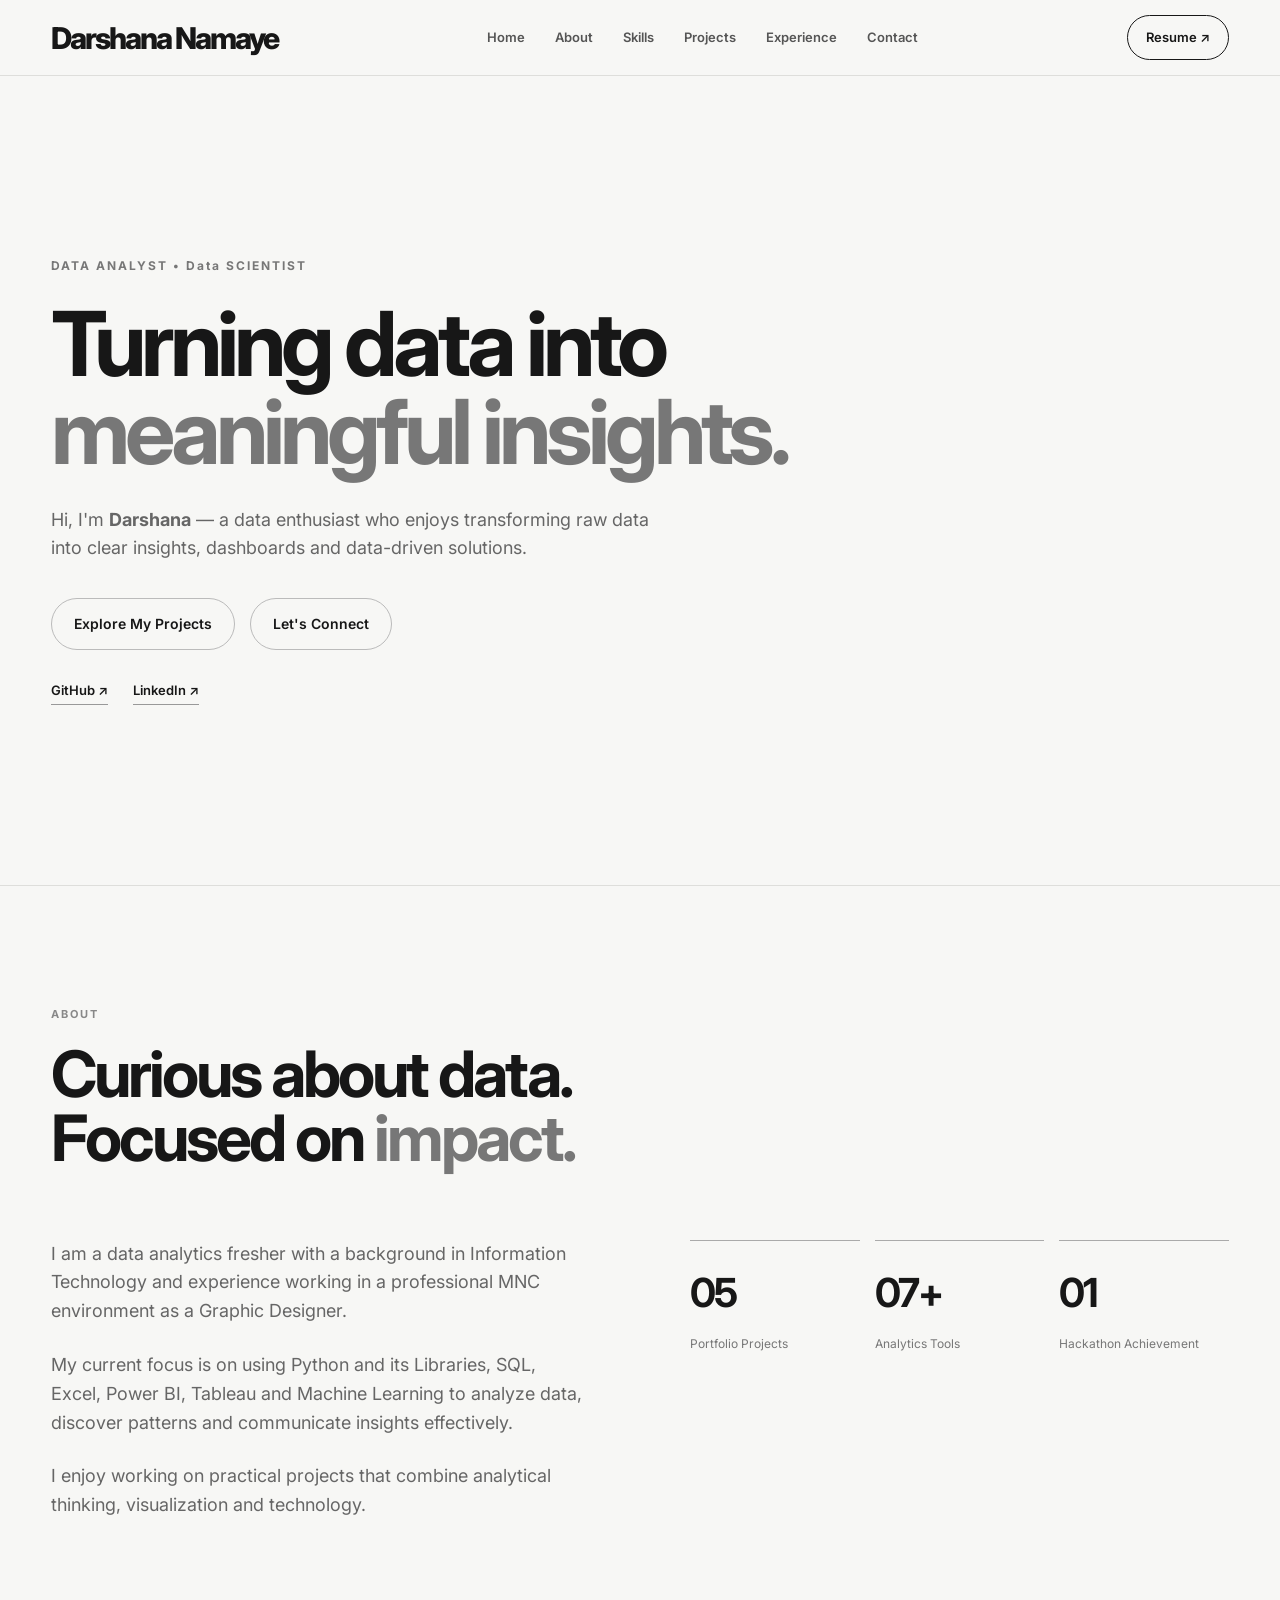
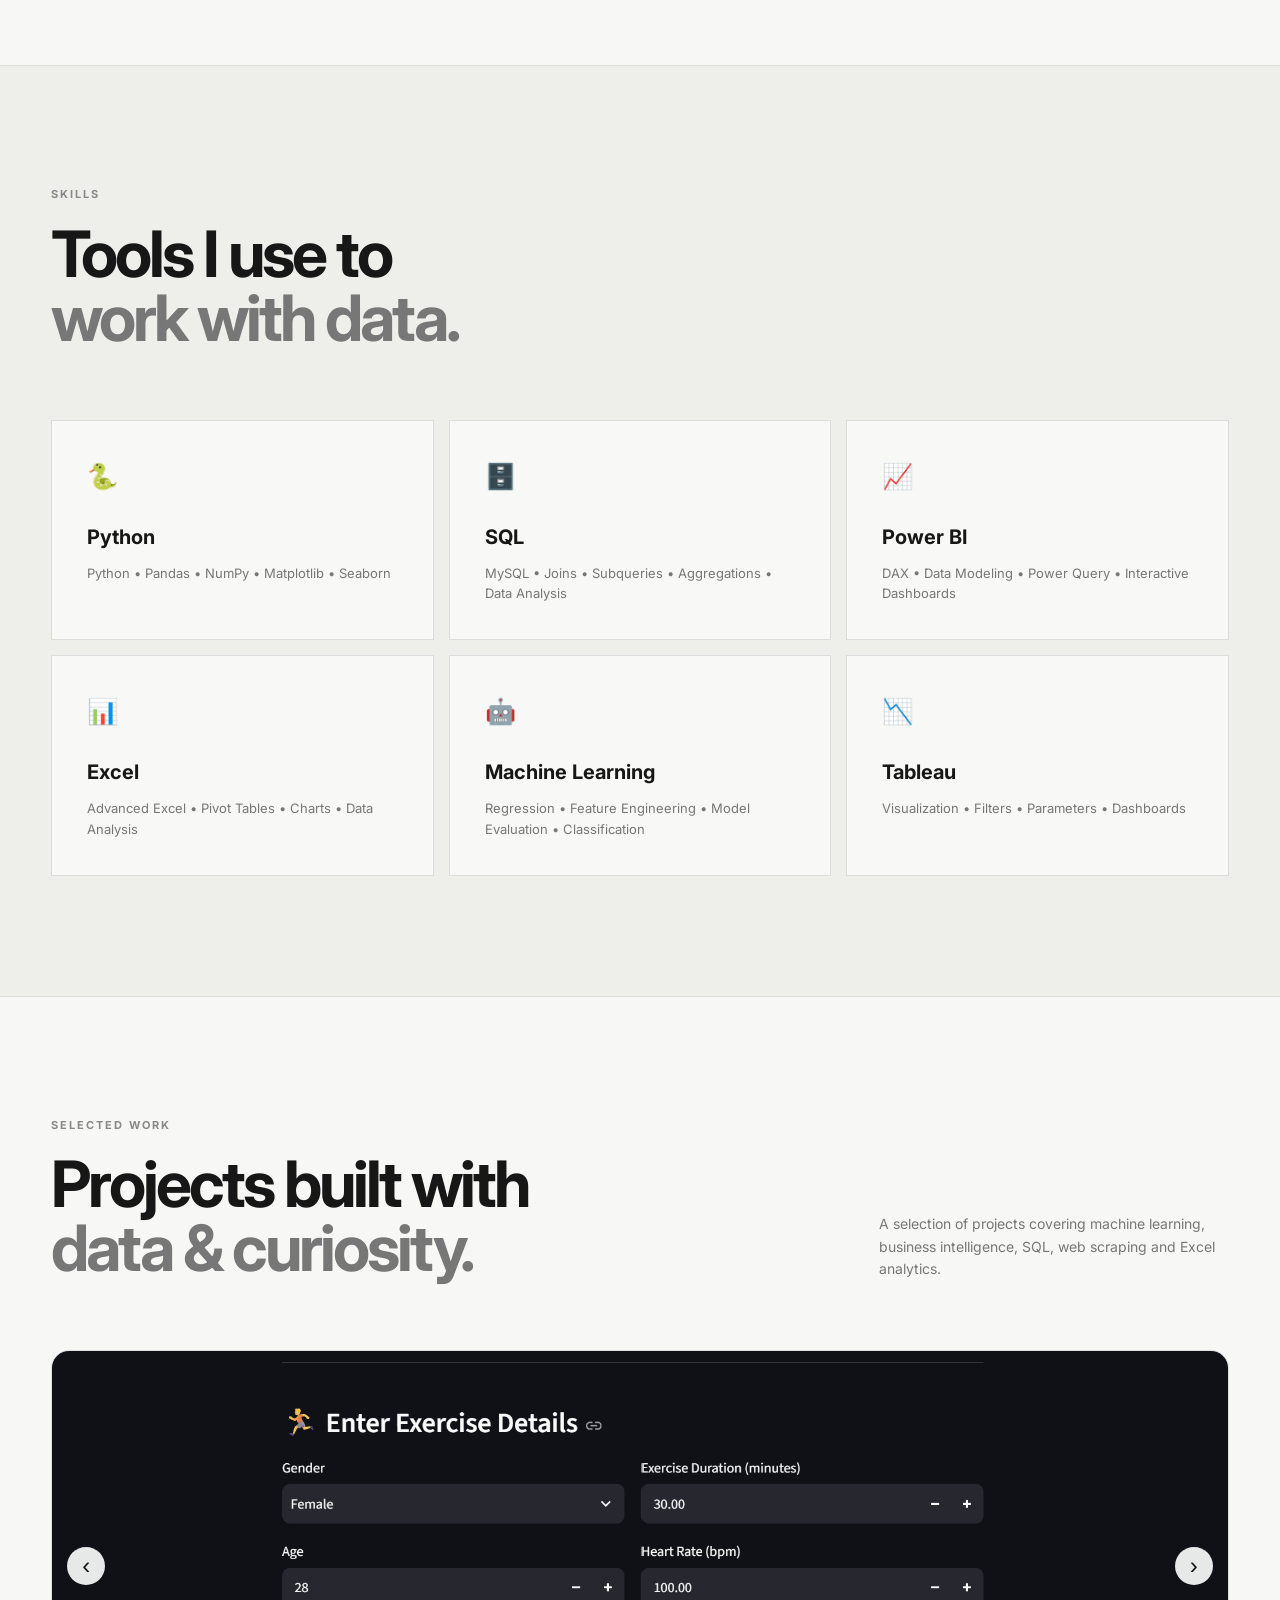
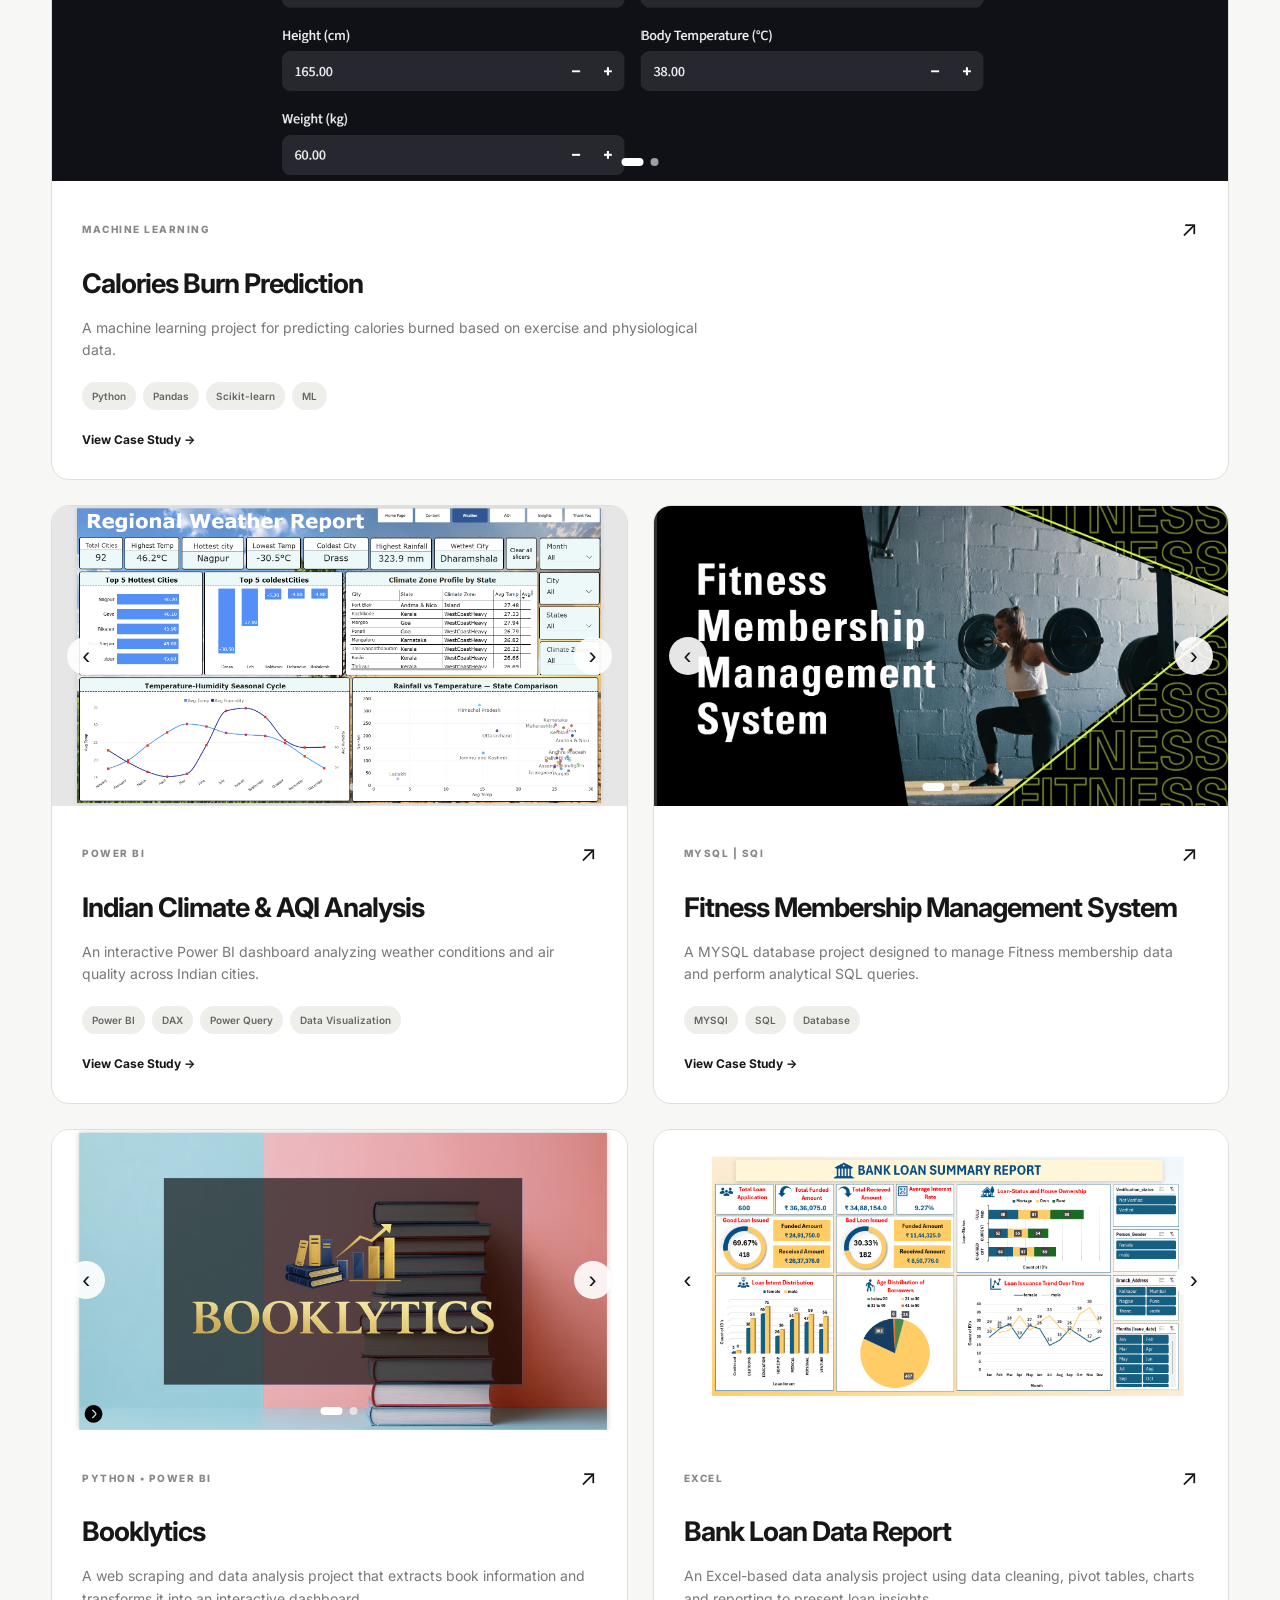
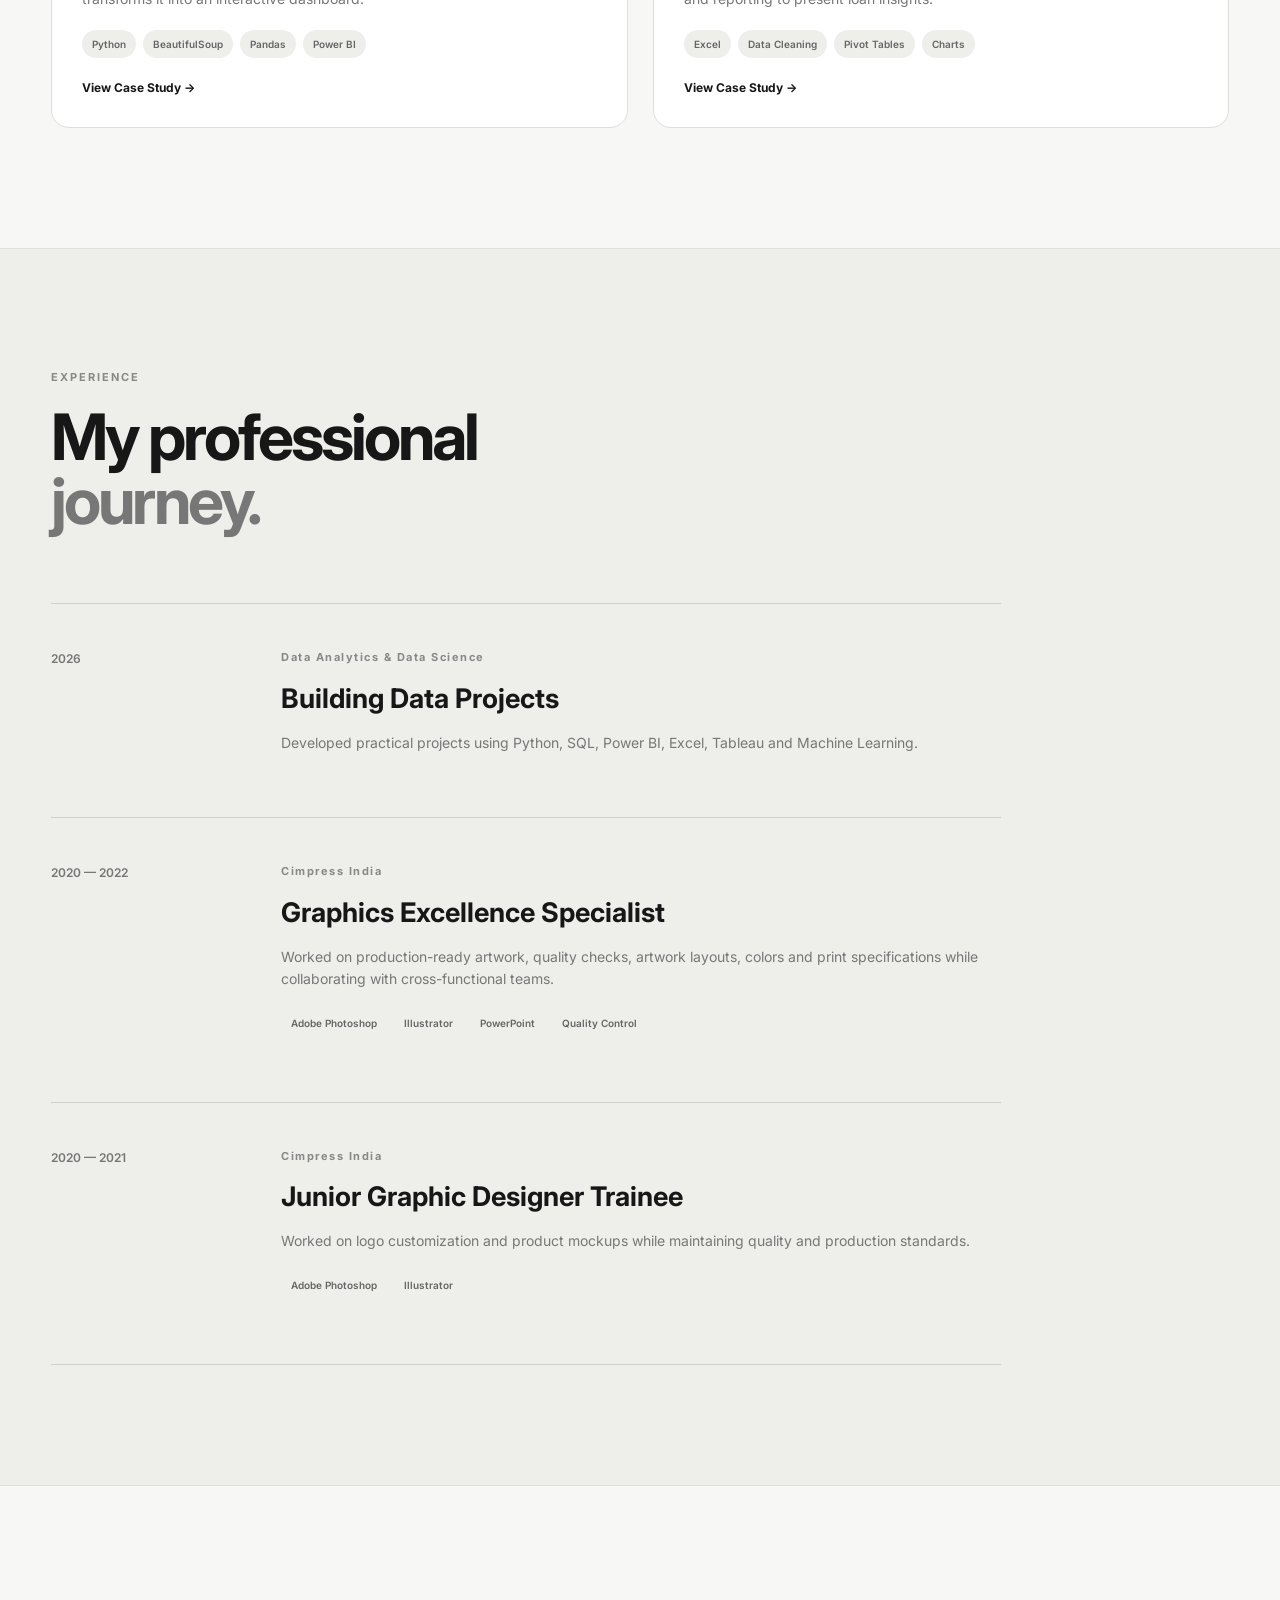
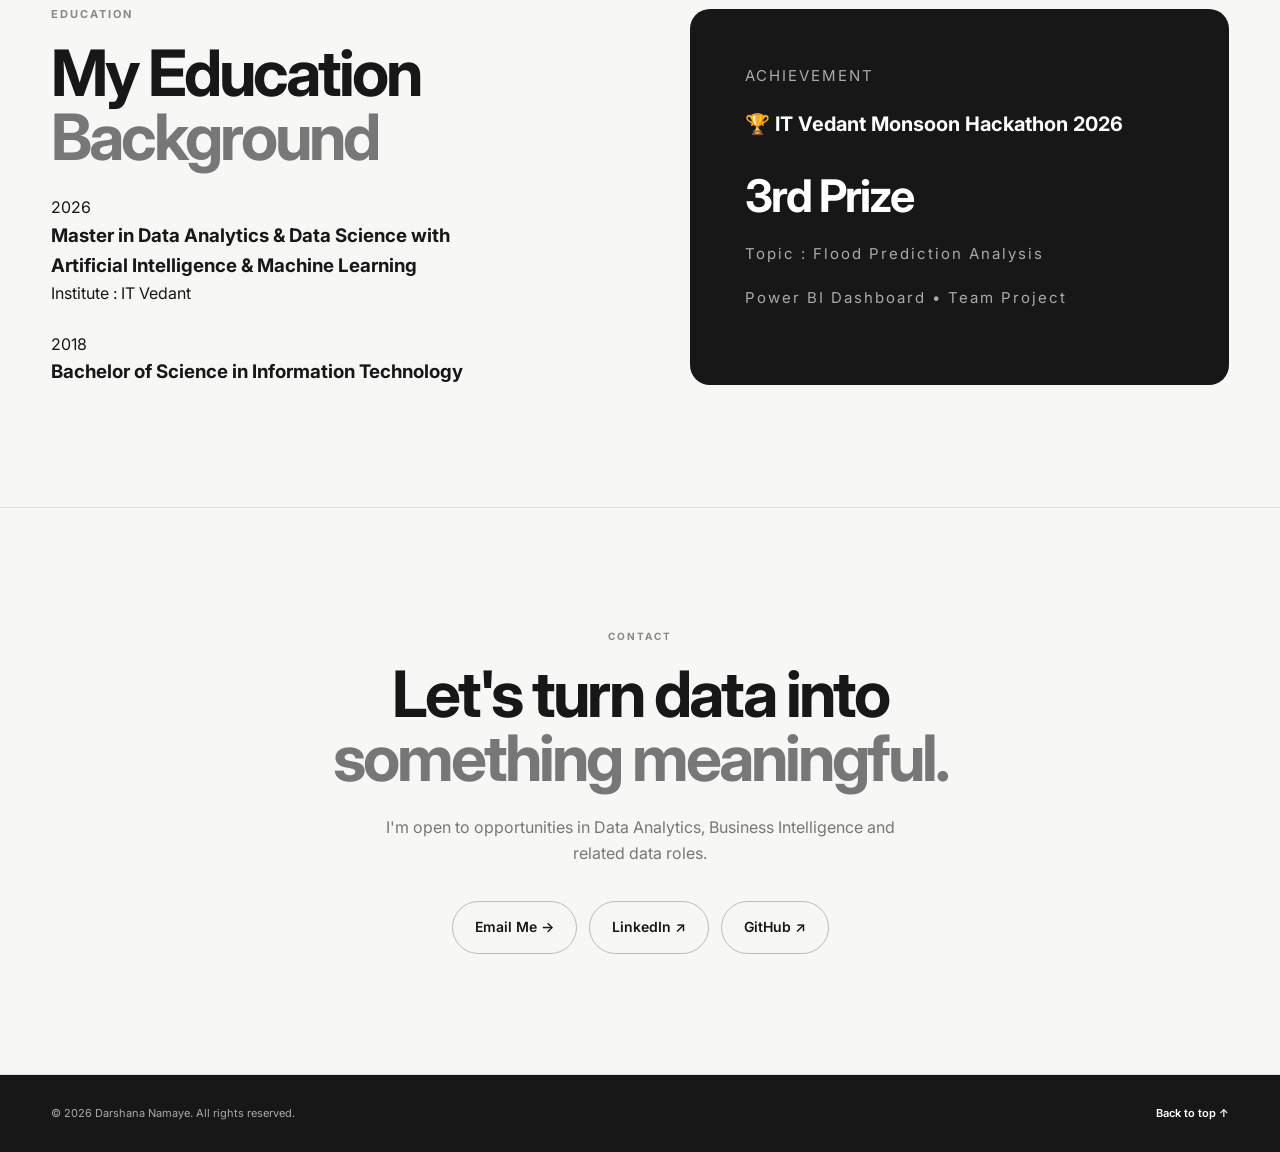
<file: index.html>
<!DOCTYPE html>
<html lang="en">
<head>
    <meta charset="UTF-8">

    <meta name="viewport" content="width=device-width, initial-scale=1.0">

    <meta name="description"
          content="Darshana - Data Analyst Portfolio | Python, SQL, Power BI, Excel and Machine Learning">

    <title>Darshana | Data Analyst Portfolio</title>

    <link rel="stylesheet" href="style.css">

    <!-- Google Font -->
    <link rel="preconnect" href="https://fonts.googleapis.com">
    <link rel="preconnect" href="https://fonts.gstatic.com" crossorigin>

    <link href="https://fonts.googleapis.com/css2?family=Inter:wght@400;500;600;700;800&display=swap"
          rel="stylesheet">
</head>
<script>
function changeProjectImage(button, direction) {

    const slider = button.closest(".project-image-slider");

    const images = slider.querySelectorAll(".project-slider-image");
    const dots = slider.querySelectorAll(".image-dot");

    let currentIndex = 0;

    images.forEach(function(image, index) {
        if (image.classList.contains("active")) {
            currentIndex = index;
        }
    });

    currentIndex += direction;

    if (currentIndex >= images.length) {
        currentIndex = 0;
    }

    if (currentIndex < 0) {
        currentIndex = images.length - 1;
    }

    images.forEach(function(image) {
        image.classList.remove("active");
    });

    dots.forEach(function(dot) {
        dot.classList.remove("active");
    });

    images[currentIndex].classList.add("active");
    dots[currentIndex].classList.add("active");
}
</script>
<body>

<!-- =========================
     NAVIGATION
========================= -->

<header class="navbar">

    <div class="nav-container">

        <a href="#home" class="logo">
            Darshana Namaye
        </a>

        <nav>
            <a href="#home">Home</a>
            <a href="#about">About</a>
            <a href="#skills">Skills</a>
            <a href="#projects">Projects</a>
            <a href="#experience">Experience</a>
            <a href="#contact">Contact</a>
        </nav>

        <a href="resume.pdf" class="resume-btn" target="_blank">
            Resume ↗
        </a>

    </div>

</header>


<!-- =========================
     HERO SECTION
========================= -->

<section id="home" class="hero">

    <div class="hero-container">

        <div class="hero-text">

            <p class="eyebrow">
                DATA ANALYST • Data SCIENTIST
            </p>

            <h1>
                Turning data into 
                <span>meaningful insights.</span>
            </h1>

            <p class="hero-description">

                Hi, I'm <strong>Darshana</strong> — a data enthusiast who enjoys
                transforming raw data into clear insights, dashboards and
                data-driven solutions.

            </p>

            <div class="hero-buttons">

                <a href="#projects" class="primary-btn">
                    Explore My Projects
                </a>

                <a href="#contact" class="secondary-btn">
                    Let's Connect
                </a>

            </div>

            <div class="hero-links">

                <a href="https://github.com/namayedarshana?tab=repositories"
                   target="_blank">
                    GitHub ↗
                </a>

                <a href="https://www.linkedin.com/in/darshananamaye/"
                   target="_blank">
                    LinkedIn ↗
                </a>

            </div>

        </div>


        

    </div>

</section>


<!-- =========================
     ABOUT SECTION
========================= -->

<section id="about" class="section about">

    <div class="section-container">

        <div class="section-heading">

            <p class="section-number">ABOUT</p>

            <h2>
                Curious about data.<br>
                Focused on <span>impact.</span>
            </h2>

        </div>


        <div class="about-content">

            <div class="about-text">

                <p>
                    I am a data analytics fresher with a background in
                    Information Technology and experience working in a
                    professional MNC environment as a Graphic Designer.
                </p>

                <p>
                    My current focus is on using Python and its Libraries, SQL, Excel, Power BI,
                    Tableau and Machine Learning to analyze data, discover
                    patterns and communicate insights effectively.
                </p>

                <p>
                    I enjoy working on practical projects that combine
                    analytical thinking, visualization and technology.
                </p>

            </div>


            <div class="about-stats">

                <div class="stat-card">
                    <strong>05</strong>
                    <span>Portfolio Projects</span>
                </div>

                <div class="stat-card">
                    <strong>07+</strong>
                    <span>Analytics Tools</span>
                </div>

                <div class="stat-card">
                    <strong>01</strong>
                    <span>Hackathon Achievement</span>
                </div>

            </div>

        </div>

    </div>

</section>


<!-- =========================
     SKILLS
========================= -->

<section id="skills" class="section skills-section">

    <div class="section-container">

        <div class="section-heading">
            <p class="section-number">SKILLS</p>

            <h2>
                Tools I use to<br>
                <span>work with data.</span>
            </h2>

        </div>


        <div class="skills-grid">

            <div class="skill-card">

                <div class="skill-icon">🐍</div>

                <h3>Python</h3>

                <p>
                    Python • Pandas • NumPy • Matplotlib • Seaborn
                </p>

            </div>


            <div class="skill-card">

                <div class="skill-icon">🗄️</div>

                <h3>SQL</h3>

                <p>
                    MySQL • Joins • Subqueries • Aggregations • Data Analysis
                </p>

            </div>


            <div class="skill-card">

                <div class="skill-icon">📈</div>

                <h3>Power BI</h3>

                <p>
                    DAX • Data Modeling • Power Query • Interactive Dashboards
                </p>

            </div>


            <div class="skill-card">

                <div class="skill-icon">📊</div>

                <h3>Excel</h3>

                <p>
                    Advanced Excel • Pivot Tables • Charts • Data Analysis
                </p>

            </div>


            <div class="skill-card">

                <div class="skill-icon">🤖</div>

                <h3>Machine Learning</h3>

                <p>
                    Regression • Feature Engineering • Model Evaluation • Classification
                </p>

            </div>


            <div class="skill-card">

                <div class="skill-icon">📉</div>

                <h3>Tableau</h3>

                <p>
                    Visualization • Filters • Parameters • Dashboards
                </p>

            </div>

        </div>

    </div>

</section>


<!-- =========================
     PROJECTS
========================= -->

<section id="projects" class="section projects-section">

    <div class="section-container">

        <div class="section-heading project-heading">

            <div>

                <p class="section-number">SELECTED WORK</p>

                <h2>
                    Projects built with<br>
                    <span>data & curiosity.</span>
                </h2>

            </div>

            <p class="project-intro">
                A selection of projects covering machine learning,
                business intelligence, SQL, web scraping and Excel analytics.
            </p>

        </div>


        <div class="projects-grid">
            <!--Project 1-->
            <a href="projects/calories-burn.html"
   class="project-card project-featured">

    <div class="project-image">

        <div class="project-image-slider">

          <img src="images\calories\homePage.png"
                 alt="Calories Burn Prediction Dashboard"
                 class="project-slider-image active">
        
            <img src="images/calories/prediction.png"
                 alt="Calories Burn Prediction Model Output"
                 class="project-slider-image">

            <button type="button"
                    class="image-prev"
                    onclick="event.preventDefault(); event.stopPropagation(); changeProjectImage(this, -1)">
                ‹
            </button>

            <button type="button"
                    class="image-next"
                    onclick="event.preventDefault(); event.stopPropagation(); changeProjectImage(this, 1)">
                ›
            </button>

            <div class="image-dots">
                <span class="image-dot active"></span>
                <span class="image-dot"></span>
            </div>

        </div>

    </div>

    <div class="project-content">

        <div class="project-top">

            <span class="project-category">
                MACHINE LEARNING
            </span>

            <span class="arrow">
                ↗
            </span>

        </div>

        <h3>
            Calories Burn Prediction
        </h3>

        <p>
            A machine learning project for predicting calories
            burned based on exercise and physiological data.
        </p>

        <div class="tags">
            <span>Python</span>
            <span>Pandas</span>
            <span>Scikit-learn</span>
            <span>ML</span>
        </div>

        <div class="case-study">
            View Case Study →
        </div>

    </div>

</a>
  


            <!-- PROJECT 2 -->

<a href="projects/climate-aqi.html" class="project-card">

    <div class="project-image">
        <div class="project-image-slider">

            <img src="images\climate\weather.png"
                 alt="Indian Climate and AQI Analysis Dashboard"
                 class="project-slider-image active">

            <img src="images\climate\AQI.png"
                 alt="Indian Climate and AQI Analysis Dashboard"
                 class="project-slider-image">

            <button type="button"
                    class="image-prev"
                    onclick="event.preventDefault(); event.stopPropagation(); changeProjectImage(this, -1)">
                ‹
            </button>

            <button type="button"
                    class="image-next"
                    onclick="event.preventDefault(); event.stopPropagation(); changeProjectImage(this, 1)">
                ›
            </button>

            <div class="image-dots">

                <span class="image-dot active"
                      onclick="event.preventDefault(); event.stopPropagation(); changeProjectImageTo(this, 0)">
                </span>

                <span class="image-dot"
                      onclick="event.preventDefault(); event.stopPropagation(); changeProjectImageTo(this, 1)">
                </span>

            </div>

        </div>
    </div>

    <div class="project-content">

        <div class="project-top">
            <span class="project-category">POWER BI</span>
            <span class="arrow">↗</span>
        </div>

        <h3>Indian Climate & AQI Analysis</h3>

        <p>
            An interactive Power BI dashboard analyzing weather
            conditions and air quality across Indian cities.
        </p>

        <div class="tags">
            <span>Power BI</span>
            <span>DAX</span>
            <span>Power Query</span>
            <span>Data Visualization</span>
        </div>

        <div class="case-study">
            View Case Study →
        </div>

    </div>

</a>


            <!-- PROJECT 3 -->

            <a href="projects/fitness-membership.html" class="project-card">

    <div class="project-image">
        <div class="project-image-slider">

            <img src="images\fitness\1stpage.png"
                 alt="Indian Climate and AQI Analysis Dashboard"
                 class="project-slider-image active">

            <img src="images\fitness\ER.png"
                 alt="Indian Climate and AQI Analysis Dashboard"
                 class="project-slider-image">

            <button type="button"
                    class="image-prev"
                    onclick="event.preventDefault(); event.stopPropagation(); changeProjectImage(this, -1)">
                ‹
            </button>

            <button type="button"
                    class="image-next"
                    onclick="event.preventDefault(); event.stopPropagation(); changeProjectImage(this, 1)">
                ›
            </button>

            <div class="image-dots">

                <span class="image-dot active"
                      onclick="event.preventDefault(); event.stopPropagation(); changeProjectImageTo(this, 0)">
                </span>

                <span class="image-dot"
                      onclick="event.preventDefault(); event.stopPropagation(); changeProjectImageTo(this, 1)">
                </span>

            </div>

        </div>
    </div>

    <div class="project-content">

        <div class="project-top">
            <span class="project-category">MYSQL | SQl</span>
            <span class="arrow">↗</span>
        </div>

        <h3>Fitness Membership Management System</h3>

        <p>
            A MYSQL database project designed to manage Fitness
            membership data and perform analytical SQL queries.
        </p>

        <div class="tags">
            <span>MYSQl</span>
            <span>SQL</span>
            <span>Database</span>
        </div>

        <div class="case-study">
            View Case Study →
        </div>

    </div>

</a>


            <!-- PROJECT 4 -->

<a href="projects/booklytics.html" class="project-card">

    <div class="project-image">
        <div class="project-image-slider">

            <img src="images\booklytics\homepage.png"
                 alt="Booklytics Dashboard"
                 class="project-slider-image active">

            <img src="images\booklytics\dashboard.png"
                 alt="Booklytics Web Scraping Analysis"
                 class="project-slider-image">

            <button type="button"
                    class="image-prev"
                    onclick="event.preventDefault(); event.stopPropagation(); changeProjectImage(this, -1)">
                ‹
            </button>

            <button type="button"
                    class="image-next"
                    onclick="event.preventDefault(); event.stopPropagation(); changeProjectImage(this, 1)">
                ›
            </button>

            <div class="image-dots">

                <span class="image-dot active"
                      onclick="event.preventDefault(); event.stopPropagation(); changeProjectImageTo(this, 0)">
                </span>

                <span class="image-dot"
                      onclick="event.preventDefault(); event.stopPropagation(); changeProjectImageTo(this, 1)">
                </span>

            </div>

        </div>
    </div>

    <div class="project-content">

        <div class="project-top">
            <span class="project-category">PYTHON • POWER BI</span>
            <span class="arrow">↗</span>
        </div>

        <h3>Booklytics</h3>

        <p>
            A web scraping and data analysis project that extracts
            book information and transforms it into an interactive dashboard.
        </p>

        <div class="tags">
            <span>Python</span>
            <span>BeautifulSoup</span>
            <span>Pandas</span>
            <span>Power BI</span>
        </div>

        <div class="case-study">
            View Case Study →
        </div>

    </div>

</a>


            <!-- PROJECT 5 -->

<a href="projects/bank-loan.html" class="project-card">

    <div class="project-image">
        <div class="project-image-slider">

            <img src="images\bank_loan\dashboard.png"
                 alt="Bank Loan Data Report"
                 class="project-slider-image active">

            <img src="images\bank_loan\data.png"
                 alt="Bank Loan Data Analysis"
                 class="project-slider-image">

            <button type="button"
                    class="image-prev"
                    onclick="event.preventDefault(); event.stopPropagation(); changeProjectImage(this, -1)">
                ‹
            </button>

            <button type="button"
                    class="image-next"
                    onclick="event.preventDefault(); event.stopPropagation(); changeProjectImage(this, 1)">
                ›
            </button>

            <div class="image-dots">

                <span class="image-dot active"
                      onclick="event.preventDefault(); event.stopPropagation(); changeProjectImageTo(this, 0)">
                </span>

                <span class="image-dot"
                      onclick="event.preventDefault(); event.stopPropagation(); changeProjectImageTo(this, 1)">
                </span>

            </div>

        </div>
    </div>

    <div class="project-content">

        <div class="project-top">
            <span class="project-category">EXCEL</span>
            <span class="arrow">↗</span>
        </div>

        <h3>Bank Loan Data Report</h3>

        <p>
            An Excel-based data analysis project using data cleaning,
            pivot tables, charts and reporting to present loan insights.
        </p>

        <div class="tags">
            <span>Excel</span>
            <span>Data Cleaning</span>
            <span>Pivot Tables</span>
            <span>Charts</span>
        </div>

        <div class="case-study">
            View Case Study →
        </div>

    </div>

</a>
</div>
</div>
</section>


<!-- =========================
     EXPERIENCE
========================= -->


<section id="experience" class="section experience-section">

    <div class="section-container">

        <div class="section-heading">

            <p class="section-number">EXPERIENCE</p>

            <h2>
                My professional<br>
                <span>journey.</span>
            </h2>

        </div>


        <div class="timeline">


            <!-- 2026 -->

            <div class="timeline-item">

                <div class="timeline-date">
                    2026
                </div>

                <div class="timeline-content">

                    <p class="timeline-company">
                        Data Analytics & Data Science
                    </p>

                    <h3>
                        Building Data Projects
                    </h3>

                    <p>
                        Developed practical projects using Python, SQL,
                        Power BI, Excel, Tableau and Machine Learning.
                    </p>

                </div>

            </div>


            <!-- 2020 — 2022 -->

            <div class="timeline-item">

                <div class="timeline-date">
                    2020 — 2022
                </div>

                <div class="timeline-content">

                    <p class="timeline-company">
                        Cimpress India
                    </p>

                    <h3>
                        Graphics Excellence Specialist
                    </h3>

                    <p>
                        Worked on production-ready artwork, quality checks,
                        artwork layouts, colors and print specifications
                        while collaborating with cross-functional teams.
                    </p>

                    <div class="tags">
                        <span>Adobe Photoshop</span>
                        <span>Illustrator</span>
                        <span>PowerPoint</span>
                        <span>Quality Control</span>
                    </div>

                </div>

            </div>


            <!-- 2020 — 2021 -->

            <div class="timeline-item">

                <div class="timeline-date">
                    2020 — 2021
                </div>

                <div class="timeline-content">

                    <p class="timeline-company">
                        Cimpress India
                    </p>

                    <h3>
                        Junior Graphic Designer Trainee
                    </h3>

                    <p>
                        Worked on logo customization and product mockups
                        while maintaining quality and production standards.
                    </p>
                    <div class="tags">
                        <span>Adobe Photoshop</span>
                        <span>Illustrator</span>
                    </div>

                </div>

            </div>


        </div>

    </div>

</section>




<!-- =========================
     EDUCATION / ACHIEVEMENT
========================= -->


<section class="section achievement-section">

    <div class="section-container">

        <div class="achievement-grid">

            <!-- EDUCATION -->
            <div class="education-area">
                <p class="section-number">EDUCATION</p>

               

                <h2>
                    My Education<br>
                    <span>Background</span>
                </h2>

                <div class="education-item">
                    
                    <span class="education-year"><br>2026</span>

                    <div>
                        <h3>Master in Data Analytics & Data Science with<br>Artificial Intelligence & Machine Learning</h3>
                        <p>Institute : IT Vedant</p>
                    </div>
                </div>

                <div class="education-item">
                    <span class="education-year"><br>2018</span>

                    <div>
                        <h3>Bachelor of Science in Information Technology</h3>
                        
                    </div>
                </div>

            </div>


            <!-- ACHIEVEMENT -->
          
<div class="achievement-box">

    <p>ACHIEVEMENT</p>

    <h3>🏆 IT Vedant Monsoon Hackathon 2026</h3>

    <strong>3rd Prize</strong>

    <p class="achievement-project">
        Topic : Flood Prediction Analysis
    </p>

    <p class="achievement-role">
        Power BI Dashboard • Team Project
    </p>

</div>



        </div>

    </div>

</section>







<!-- =========================
     CONTACT
========================= -->

<section id="contact" class="section contact-section">

    <div class="section-container">

        <p class="section-number">
            CONTACT
        </p>

        <h2>
            Let's turn data into<br>
            <span>something meaningful.</span>
        </h2>

        <p class="contact-description">

            I'm open to opportunities in Data Analytics, Business Intelligence
            and related data roles.

        </p>


        <div class="contact-buttons">

           <a href="https://mail.google.com/mail/?view=cm&fs=1&to=darshananamaye2@gmail.com"
   class="primary-btn"
   target="_blank">
    Email Me →
</a>

            <a href="https://www.linkedin.com/in/darshananamaye/"
               target="_blank"
               class="secondary-btn">
                LinkedIn ↗
            </a>

            <a href="https://github.com/namayedarshana?tab=repositories"
               target="_blank"
               class="secondary-btn">
                GitHub ↗
            </a>

        </div>

    </div>

</section>


<!-- =========================
     FOOTER
========================= -->

<footer>

    <div class="footer-container">

        <p>
            © 2026 Darshana Namaye. All rights reserved.
        </p>

        <div>

            <a href="#home">
                Back to top ↑
            </a>

        </div>

    </div>

</footer>


</body>
</html>
</file>
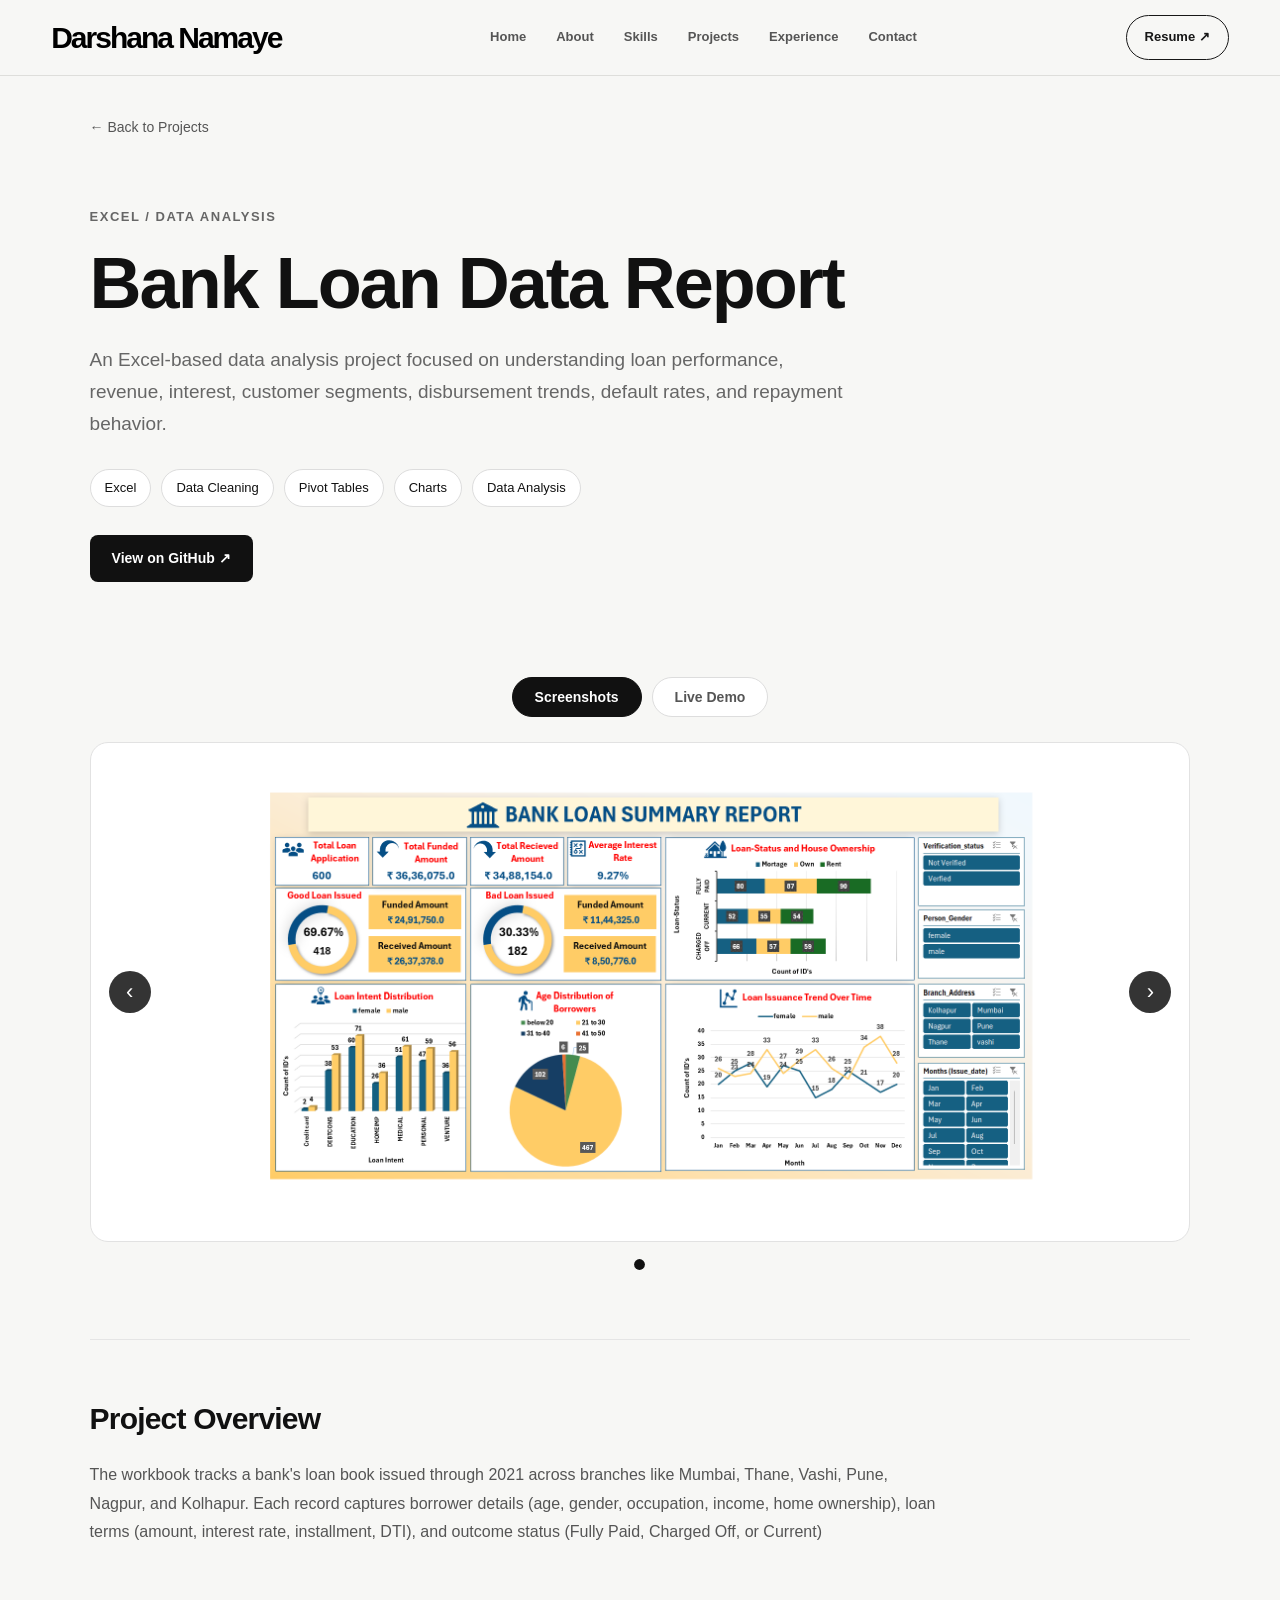
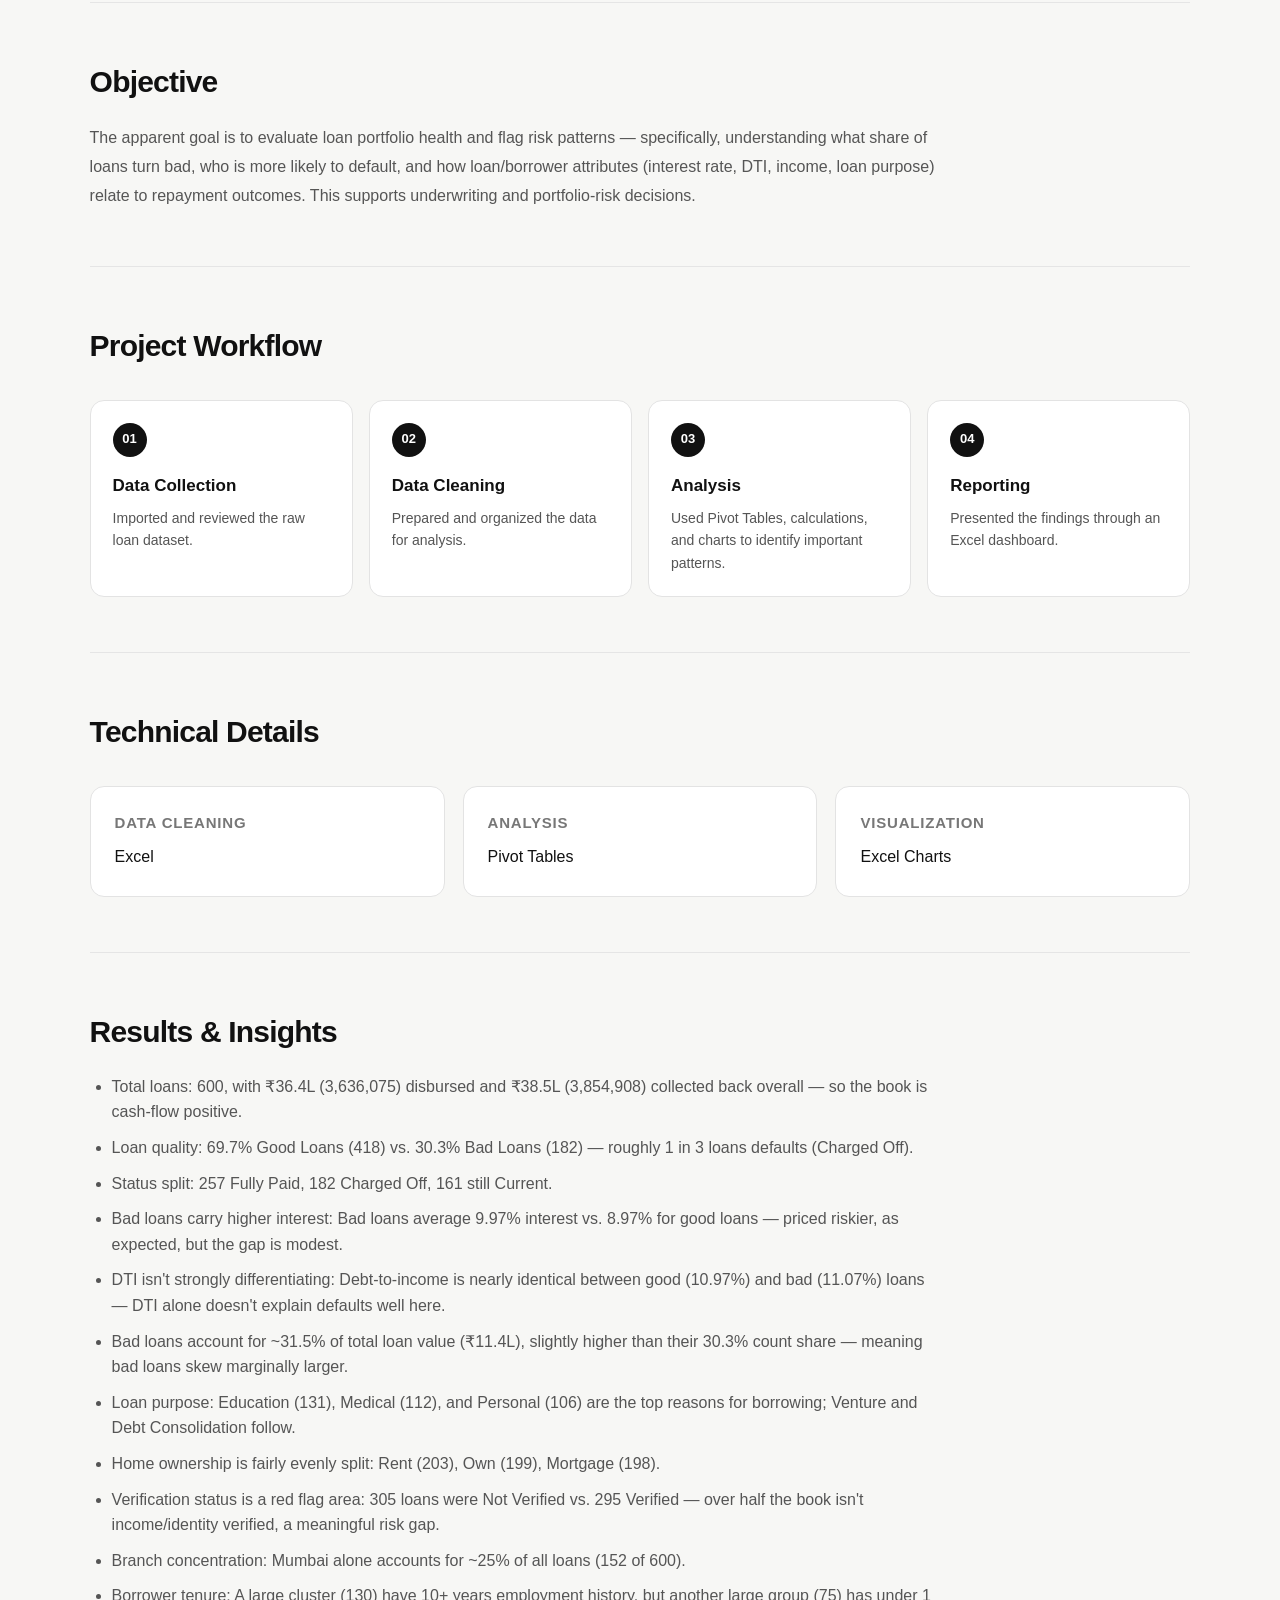
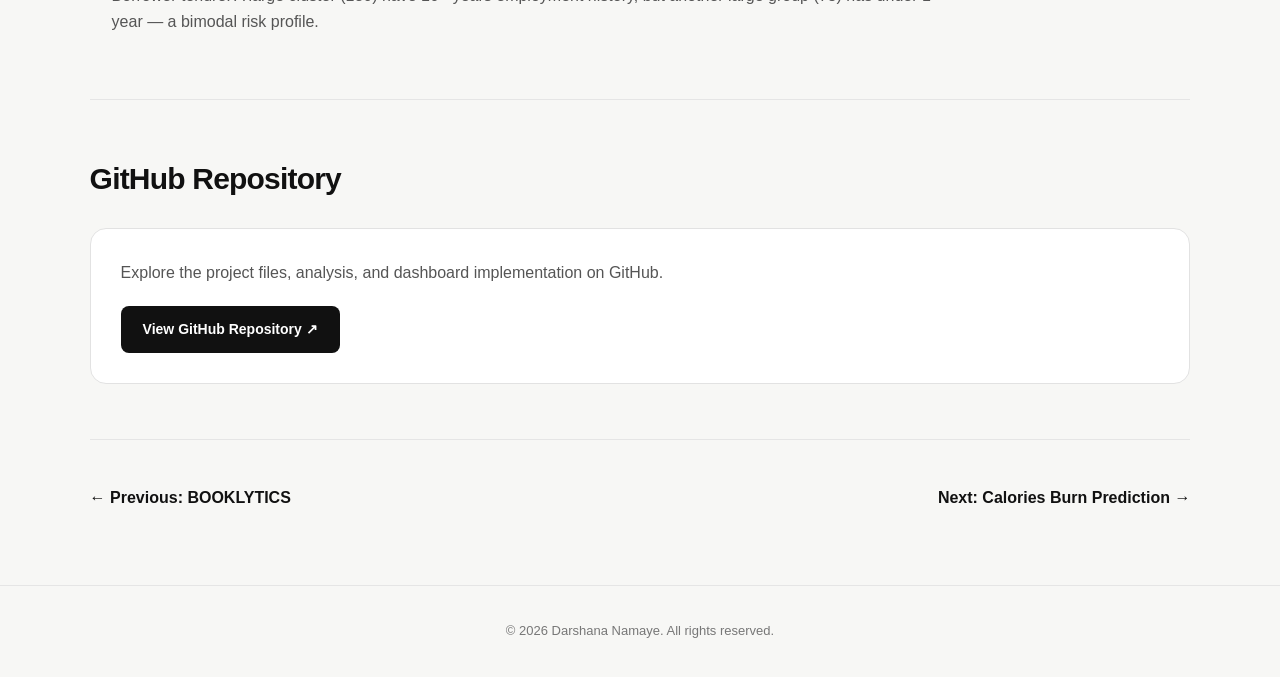
<file: projects/bank-loan.html>
<!DOCTYPE html>
<html lang="en">
<head>
    <meta charset="UTF-8">
    <meta name="viewport" content="width=device-width, initial-scale=1.0">

    <title>Bank Loan Data Report | Darshana Namaye</title>

    <link rel="stylesheet" href="../project-style.css">

    <style>
        /* ================================
           MEDIA SWITCHER
        ================================= */

        .project-media-section {
            margin: 45px 0 70px;
        }

        .media-switcher {
            display: flex;
            justify-content: center;
            gap: 10px;
            margin-bottom: 25px;
        }

        .media-switch-btn {
            padding: 11px 22px;
            border: 1px solid #ddd;
            border-radius: 30px;
            background: white;
            color: #555;
            font-size: 14px;
            font-weight: 600;
            cursor: pointer;
            transition: 0.3s ease;
        }

        .media-switch-btn:hover {
            border-color: #111;
            color: #111;
        }

        .media-switch-btn.active {
            background: #111;
            color: white;
            border-color: #111;
        }

        .media-display {
            position: relative;
        }

        .media-content {
            display: none;
        }

        .media-content.active {
            display: block;
        }

        /* ================================
           BANK LOAN SLIDER
        ================================= */

        .bank-slider {
            position: relative;
            width: 100%;
            height: 500px;
            overflow: hidden;
            border-radius: 18px;
            background: white;
            border: 1px solid #e2e2e2;
        }

        .bank-slide {
            display: none;
            width: 100%;
            height: 100%;
        }

        .bank-slide.active {
            display: flex;
            align-items: center;
            justify-content: center;
        }

        .bank-slide img {
            width: 100%;
            height: 100%;
            object-fit: contain;
            display: block;
        }

        .slider-arrow {
            position: absolute;
            top: 50%;
            transform: translateY(-50%);
            width: 42px;
            height: 42px;
            border: none;
            border-radius: 50%;
            background: rgba(17, 17, 17, 0.85);
            color: white;
            font-size: 22px;
            cursor: pointer;
            z-index: 5;
            transition: 0.3s ease;
        }

        .slider-arrow:hover {
            background: #111;
            transform: translateY(-50%) scale(1.05);
        }

        .slider-prev {
            left: 18px;
        }

        .slider-next {
            right: 18px;
        }

        .bank-dots {
            display: flex;
            justify-content: center;
            gap: 8px;
            margin-top: 18px;
        }

        .bank-dot {
            width: 9px;
            height: 9px;
            border-radius: 50%;
            background: #ccc;
            cursor: pointer;
            transition: 0.3s ease;
        }

        .bank-dot.active {
            background: #111;
            transform: scale(1.2);
        }

        /* ================================
           VIDEO
        ================================= */

        .bank-video-wrapper {
            width: 100%;
            border-radius: 18px;
            overflow: hidden;
            background: #111;
            border: 1px solid #e2e2e2;
        }

        .bank-video {
            display: block;
            width: 100%;
            max-height: 600px;
            background: #111;
        }

        /* ================================
           MOBILE
        ================================= */

        @media (max-width: 600px) {

            .media-switcher {
                justify-content: flex-start;
                overflow-x: auto;
            }

            .media-switch-btn {
                white-space: nowrap;
            }

            .bank-slider {
                height: 300px;
            }

            .slider-arrow {
                width: 36px;
                height: 36px;
                font-size: 18px;
            }

            .slider-prev {
                left: 10px;
            }

            .slider-next {
                right: 10px;
            }
        }
    </style>
</head>

<body>

    <!-- ================================
         NAVBAR
    ================================= -->

    <header class="navbar">

        <div class="nav-container">

            <a href="../index.html#home" class="logo">
                Darshana Namaye
            </a>

            <nav>
                <a href="../index.html#home">Home</a>
                <a href="../index.html#about">About</a>
                <a href="../index.html#skills">Skills</a>
                <a href="../index.html#projects">Projects</a>
                <a href="../index.html#experience">Experience</a>
                <a href="../index.html#contact">Contact</a>
            </nav>

            <a
                href="../resume.pdf"
                class="resume-btn"
                target="_blank"
                rel="noopener noreferrer"
            >
                Resume ↗
            </a>

        </div>

    </header>


    <!-- ================================
         MAIN CONTENT
    ================================= -->

    <main class="project-container">

        <!-- BACK LINK -->

        <a href="../index.html#projects" class="back-link">
            ← Back to Projects
        </a>


        <!-- ================================
             PROJECT HERO
        ================================= -->

        <section class="project-hero">

            <span class="project-category">
                EXCEL / DATA ANALYSIS
            </span>

            <h1>
                Bank Loan Data Report
            </h1>

            <p class="project-subtitle">
                An Excel-based data analysis project focused on understanding
                loan performance, revenue, interest, customer segments,
                disbursement trends, default rates, and repayment behavior.
            </p>

            <div class="project-tags">

                <span class="project-tag">Excel</span>
                <span class="project-tag">Data Cleaning</span>
                <span class="project-tag">Pivot Tables</span>
                <span class="project-tag">Charts</span>
                <span class="project-tag">Data Analysis</span>

            </div>

            <div class="project-buttons">

                <a
                    href="https://github.com/namayedarshana/Excel-Dashboard---Bank-Loan-Data-Analysis"
                    class="project-btn primary-btn"
                    target="_blank"
                    rel="noopener noreferrer"
                >
                    View on GitHub ↗
                </a>

            </div>

        </section>


        <!-- ================================
             SCREENSHOT / LIVE DEMO
        ================================= -->

        <section class="project-media-section">

            <div class="media-switcher">

                <button
                    id="screenshotsBtn"
                    class="media-switch-btn active"
                    onclick="showScreenshots()"
                >
                    Screenshots
                </button>

                <button
                    id="liveDemoBtn"
                    class="media-switch-btn"
                    onclick="showLiveDemo()"
                >
                    Live Demo
                </button>

            </div>


            <div class="media-display">

                <!-- SCREENSHOTS -->

                <div
                    id="screenshotsContent"
                    class="media-content active"
                >

                    <div class="bank-slider">

                        <!-- Screenshot 1 -->

                        <div class="bank-slide active">

                            <img
                                src="../images/bank_loan/dashboard.png"
                                alt="Bank Loan Data Analysis Dashboard"
                            >

                        </div>


                        <!--
                        ADD MORE SCREENSHOTS HERE IF YOU HAVE THEM

                        <div class="bank-slide">
                            <img
                                src="../images/bank_loan/another-image.png"
                                alt="Bank Loan Analysis"
                            >
                        </div>
                        -->


                        <button
                            class="slider-arrow slider-prev"
                            onclick="changeBankSlide(-1)"
                        >
                            ‹
                        </button>

                        <button
                            class="slider-arrow slider-next"
                            onclick="changeBankSlide(1)"
                        >
                            ›
                        </button>

                    </div>


                    <div class="bank-dots">

                        <span
                            class="bank-dot active"
                            onclick="showBankSlide(0)"
                        ></span>

                        <!--
                        ADD MORE DOTS IF YOU ADD MORE SCREENSHOTS

                        <span
                            class="bank-dot"
                            onclick="showBankSlide(1)"
                        ></span>
                        -->

                    </div>

                </div>


                <!-- LIVE DEMO -->

                <div
                    id="videoContent"
                    class="media-content"
                >

                    <div class="bank-video-wrapper">

                        <video
                            id="bankVideo"
                            class="bank-video"
                            controls
                            preload="metadata"
                        >

                            <!--
                            REPLACE THIS WITH YOUR ACTUAL VIDEO FILE NAME
                            -->

                            <source
                                src="Bank Loan Data.mp4"
                                type="video/mp4"
                            >

                            Your browser does not support the video tag.

                        </video>

                    </div>

                </div>

            </div>

        </section>


        <!-- ================================
             PROJECT OVERVIEW
        ================================= -->

        <section class="case-section">

            <h2>
                Project Overview
            </h2>

            <p>
                The workbook tracks a bank's loan book issued through 2021 across branches like Mumbai, 
                Thane, Vashi, Pune, Nagpur, and Kolhapur. Each record captures borrower details 
                (age, gender, occupation, income, home ownership), loan terms 
                (amount, interest rate, installment, DTI), and outcome status 
                (Fully Paid, Charged Off, or Current)
            </p>

        </section>


        <!-- ================================
             OBJECTIVE
        ================================= -->

        <section class="case-section">

            <h2>
                Objective
            </h2>

            <p>
                The apparent goal is to evaluate loan portfolio health and flag risk patterns — specifically, 
                understanding what share of loans turn bad, who is more likely to default, 
                and how loan/borrower attributes (interest rate, DTI, income, loan purpose) 
                relate to repayment outcomes. This supports underwriting and portfolio-risk decisions.


        </section>






        <!-- ================================
             WORKFLOW
        ================================= -->

        <section class="case-section">

            <h2>
                Project Workflow
            </h2>

            <div class="workflow">

                <div class="workflow-step">

                    <span class="workflow-number">
                        01
                    </span>

                    <h3>
                        Data Collection
                    </h3>

                    <p>
                        Imported and reviewed the raw loan dataset.
                    </p>

                </div>


                <div class="workflow-step">

                    <span class="workflow-number">
                        02
                    </span>

                    <h3>
                        Data Cleaning
                    </h3>

                    <p>
                        Prepared and organized the data for analysis.
                    </p>

                </div>


                <div class="workflow-step">

                    <span class="workflow-number">
                        03
                    </span>

                    <h3>
                        Analysis
                    </h3>

                    <p>
                        Used Pivot Tables, calculations, and charts to
                        identify important patterns.
                    </p>

                </div>


                <div class="workflow-step">

                    <span class="workflow-number">
                        04
                    </span>

                    <h3>
                        Reporting
                    </h3>

                    <p>
                        Presented the findings through an Excel dashboard.
                    </p>

                </div>

            </div>

        </section>


        <!-- ================================
             TECHNICAL DETAILS
        ================================= -->

        <section class="case-section">

            <h2>
                Technical Details
            </h2>

            <div class="info-grid">

                <div class="info-card">

                    <h3>
                        Data Cleaning
                    </h3>

                    <p>
                        Excel
                    </p>

                </div>


                <div class="info-card">

                    <h3>
                        Analysis
                    </h3>

                    <p>
                        Pivot Tables
                    </p>

                </div>


                <div class="info-card">

                    <h3>
                        Visualization
                    </h3>

                    <p>
                        Excel Charts
                    </p>

                </div>

            </div>

        </section>




        <!-- ================================
             RESULTS
        ================================= -->

        <section class="case-section">

            <h2>
                Results & Insights
            </h2>


            <ul>

                <li>
                    Total loans: 600, with ₹36.4L (3,636,075) disbursed and ₹38.5L (3,854,908) collected back overall — so the book is cash-flow positive.
                </li>

                <li>
                    Loan quality: 69.7% Good Loans (418) vs. 30.3% Bad Loans (182) — roughly 1 in 3 loans defaults (Charged Off).
                </li>

                <li>
                    Status split: 257 Fully Paid, 182 Charged Off, 161 still Current.
                </li>

                <li>
                    Bad loans carry higher interest: Bad loans average 9.97% interest vs. 8.97% for 
                    good loans — priced riskier, as expected, but the gap is modest.
                </li>
                <li>
                    DTI isn't strongly differentiating: Debt-to-income is nearly identical between good (10.97%) 
                    and bad (11.07%) loans — DTI alone doesn't explain defaults well here.
                </li>
                <li>
                    Bad loans account for ~31.5% of total loan value (₹11.4L), slightly higher than their 30.3% 
                    count share — meaning bad loans skew marginally larger.
                </li>
                <li>
                    Loan purpose: Education (131), Medical (112), and Personal (106) are the 
                    top reasons for borrowing; Venture and Debt Consolidation follow.
                </li>
                <li>
                    Home ownership is fairly evenly split: Rent (203), Own (199), Mortgage (198).
                </li>
                <li>
                    Verification status is a red flag area: 305 loans were Not Verified vs. 295 Verified — over half the book 
                    isn't income/identity verified, a meaningful risk gap.
                </li>
                <li>
                    Branch concentration: Mumbai alone accounts for ~25% of all loans (152 of 600).
                </li>
                <li>
                    Borrower tenure: A large cluster (130) have 10+ years employment history, but another 
                    large group (75) has under 1 year — a bimodal risk profile.
                </li>

            </ul>

        </section>


        <!-- ================================
             GITHUB
        ================================= -->

        <section class="case-section">

            <h2>
                GitHub Repository
            </h2>

            <div class="github-box">

                <p>
                    Explore the project files, analysis, and dashboard
                    implementation on GitHub.
                </p>

                <a
                    href="https://github.com/namayedarshana/Excel-Dashboard---Bank-Loan-Data-Analysis"
                    class="project-btn primary-btn"
                    target="_blank"
                    rel="noopener noreferrer"
                >
                    View GitHub Repository ↗
                </a>

            </div>

        </section>


        <!-- ================================
             PREVIOUS / NEXT PROJECT
        ================================= -->

        <div class="next-project">

            <a href="booklytics.html">
                ← Previous: BOOKLYTICS
            </a>

           

            <a href="calories-burn.html">
                Next: Calories Burn Prediction →
            </a>

        </div>

    </main>


    <!-- ================================
         FOOTER
    ================================= -->

    <footer class="project-footer">

        © 2026 Darshana Namaye. All rights reserved.

    </footer>


    <!-- ================================
         JAVASCRIPT
    ================================= -->

    <script>

        let currentBankSlide = 0;

        const bankSlides =
            document.querySelectorAll(".bank-slide");

        const bankDots =
            document.querySelectorAll(".bank-dot");


        function showBankSlide(index) {

            if (index >= bankSlides.length) {

                currentBankSlide = 0;

            } else if (index < 0) {

                currentBankSlide = bankSlides.length - 1;

            } else {

                currentBankSlide = index;

            }


            bankSlides.forEach(function (slide) {

                slide.classList.remove("active");

            });


            bankDots.forEach(function (dot) {

                dot.classList.remove("active");

            });


            bankSlides[currentBankSlide]
                .classList.add("active");


            if (bankDots[currentBankSlide]) {

                bankDots[currentBankSlide]
                    .classList.add("active");

            }

        }


        function changeBankSlide(direction) {

            showBankSlide(
                currentBankSlide + direction
            );

        }


        function showScreenshots() {

            const screenshotsContent =
                document.getElementById("screenshotsContent");

            const videoContent =
                document.getElementById("videoContent");

            const screenshotsBtn =
                document.getElementById("screenshotsBtn");

            const liveDemoBtn =
                document.getElementById("liveDemoBtn");

            const bankVideo =
                document.getElementById("bankVideo");


            screenshotsContent.classList.add("active");

            videoContent.classList.remove("active");

            screenshotsBtn.classList.add("active");

            liveDemoBtn.classList.remove("active");

            bankVideo.pause();

        }


        function showLiveDemo() {

            const screenshotsContent =
                document.getElementById("screenshotsContent");

            const videoContent =
                document.getElementById("videoContent");

            const screenshotsBtn =
                document.getElementById("screenshotsBtn");

            const liveDemoBtn =
                document.getElementById("liveDemoBtn");

            const bankVideo =
                document.getElementById("bankVideo");


            screenshotsContent.classList.remove("active");

            videoContent.classList.add("active");

            screenshotsBtn.classList.remove("active");

            liveDemoBtn.classList.add("active");


            bankVideo.play().catch(function () {

                console.log(
                    "Video is ready. Press Play to start."
                );

            });

        }

    </script>

</body>
</html>
</file>
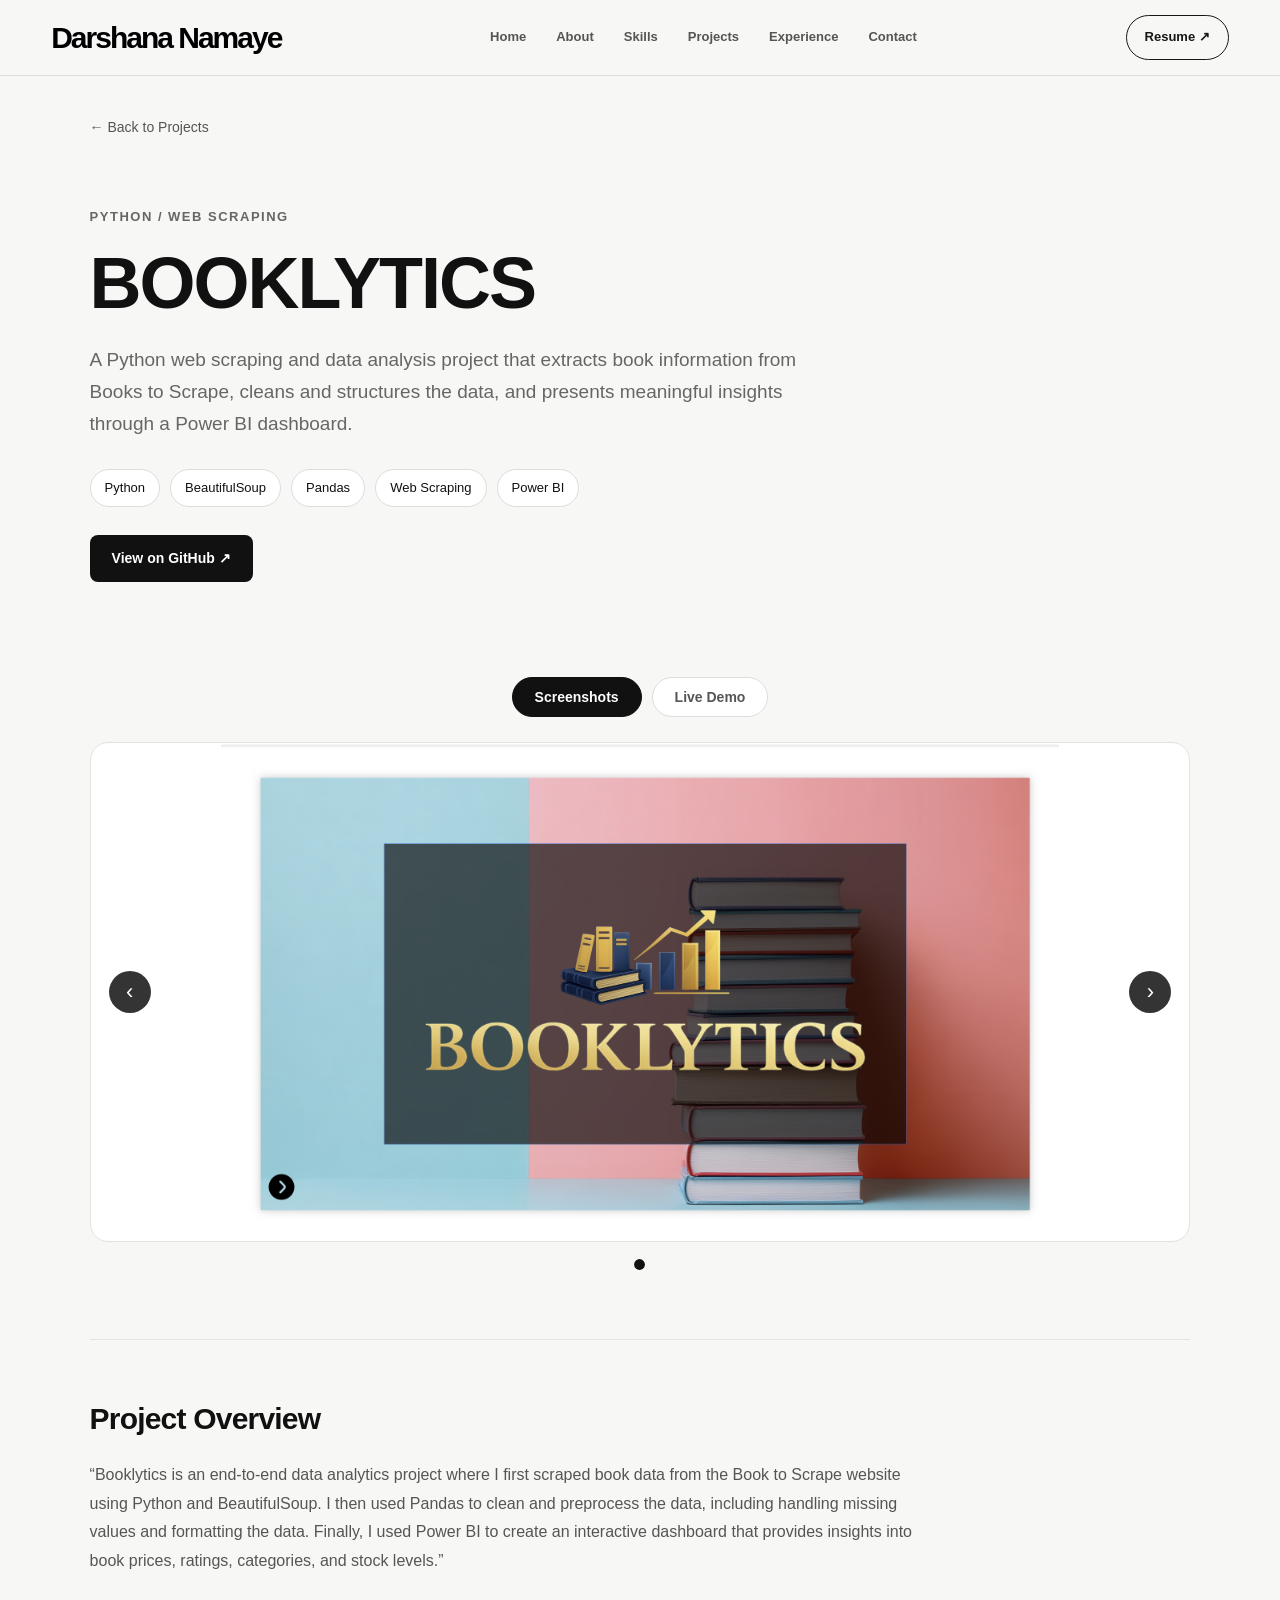
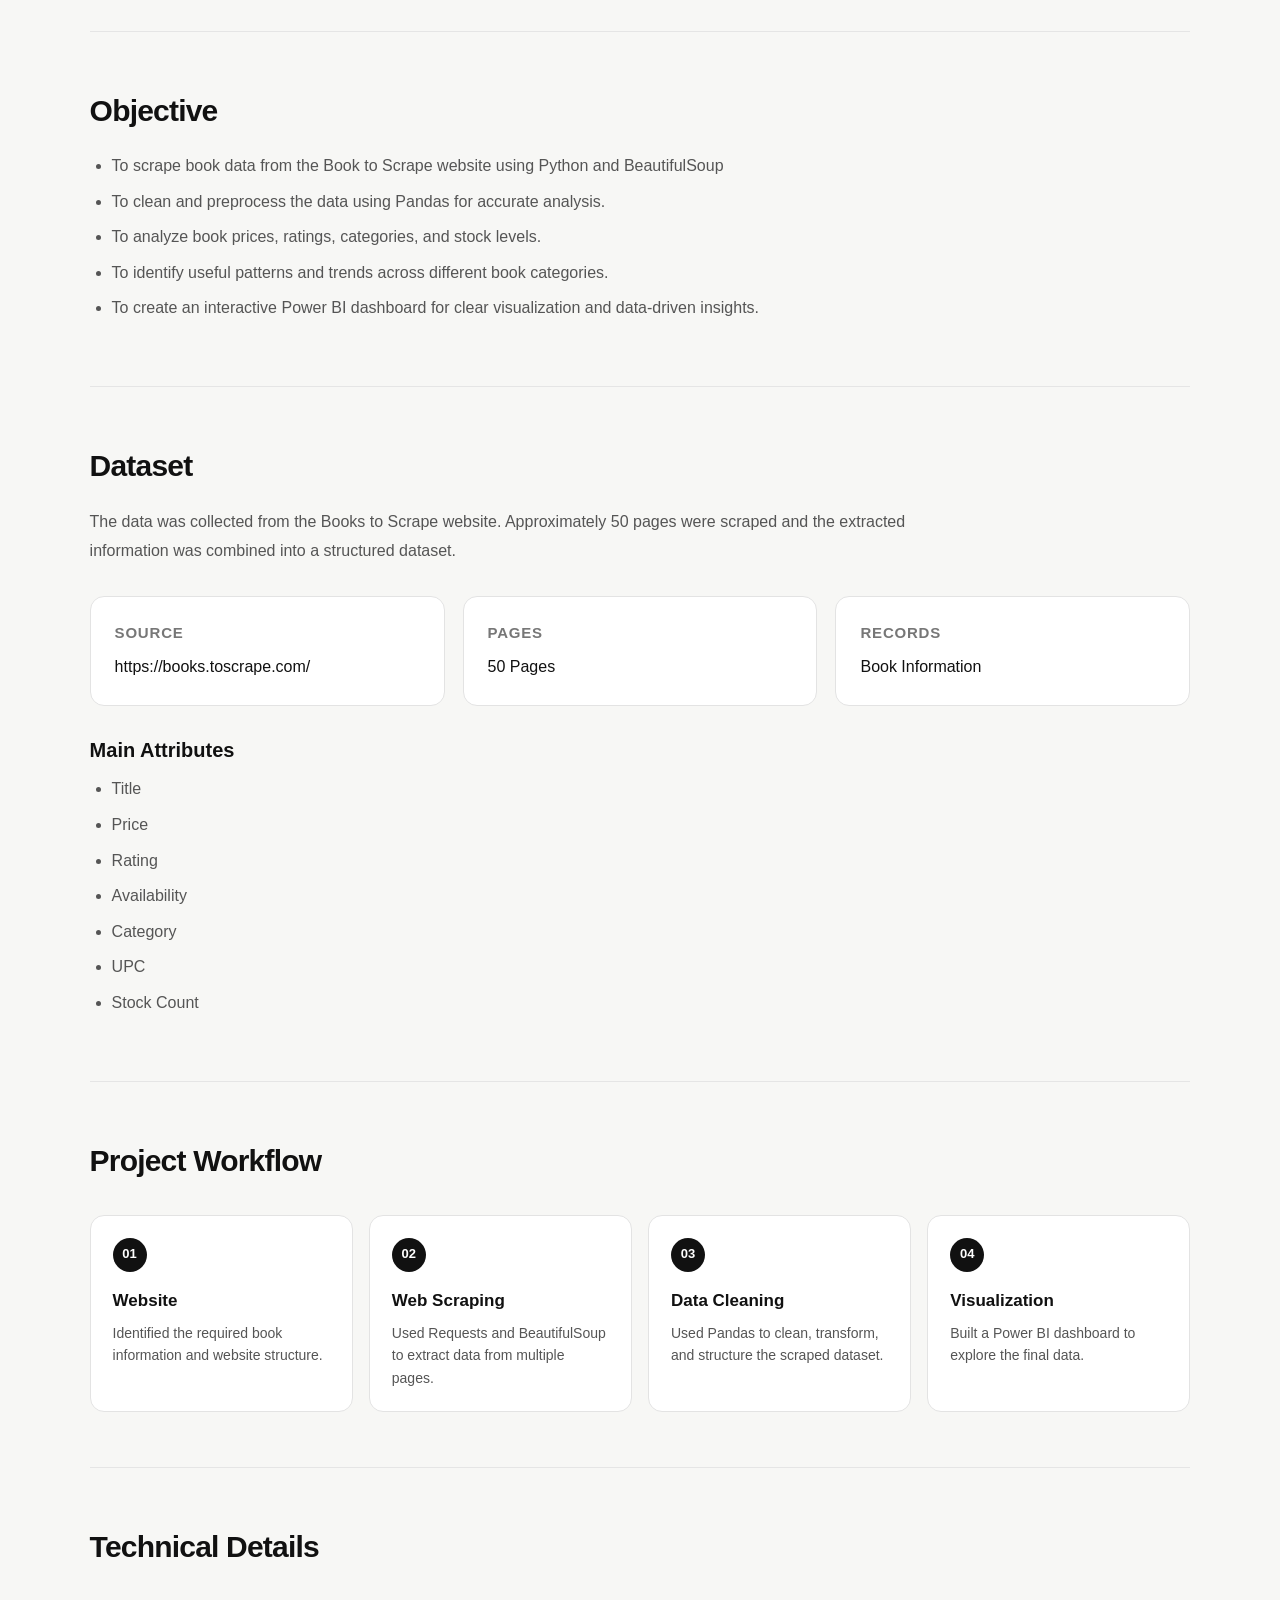
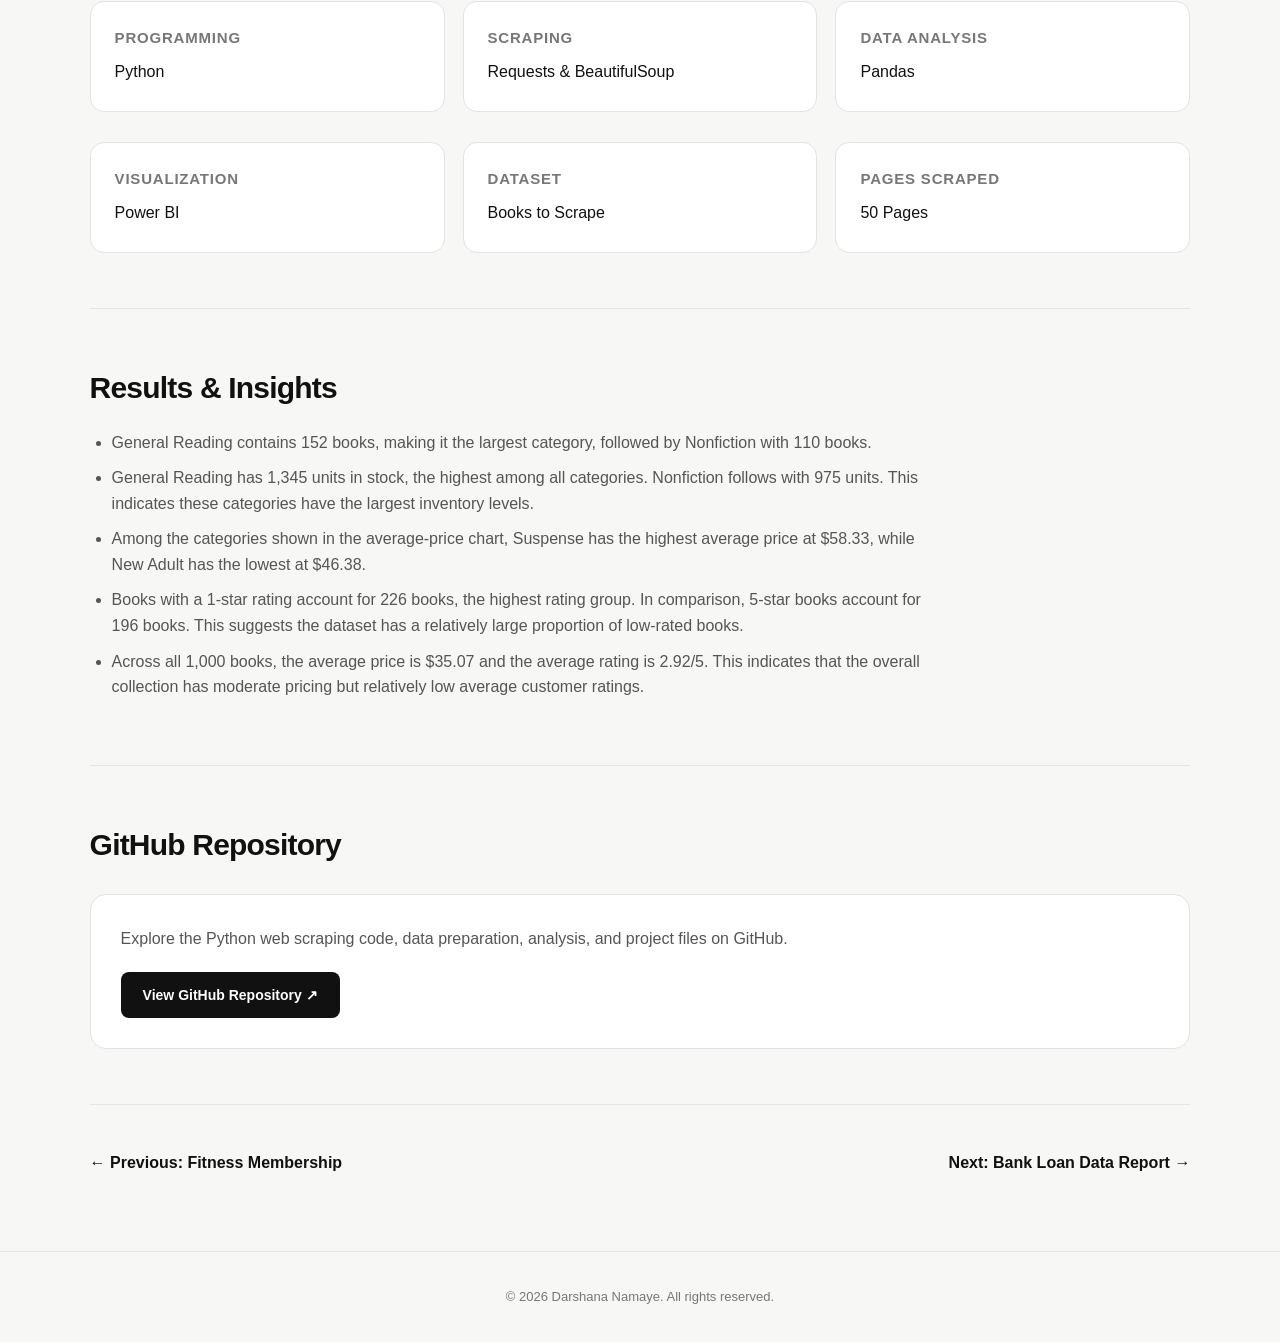
<file: projects/booklytics.html>
<!DOCTYPE html>
<html lang="en">
<head>
    <meta charset="UTF-8">
    <meta name="viewport" content="width=device-width, initial-scale=1.0">

    <title>BOOKLYTICS | Darshana Namaye</title>

    <link rel="stylesheet" href="../project-style.css">

    <style>
        /* ================================
           MEDIA SWITCHER
        ================================= */

        .project-media-section {
            margin: 45px 0 70px;
        }

        .media-switcher {
            display: flex;
            justify-content: center;
            gap: 10px;
            margin-bottom: 25px;
        }

        .media-switch-btn {
            padding: 11px 22px;
            border: 1px solid #ddd;
            border-radius: 30px;
            background: white;
            color: #555;
            font-size: 14px;
            font-weight: 600;
            cursor: pointer;
            transition: 0.3s ease;
        }

        .media-switch-btn:hover {
            border-color: #111;
            color: #111;
        }

        .media-switch-btn.active {
            background: #111;
            color: white;
            border-color: #111;
        }

        .media-display {
            position: relative;
        }

        .media-content {
            display: none;
        }

        .media-content.active {
            display: block;
        }

        /* ================================
           BOOKLYTICS SLIDER
        ================================= */

        .booklytics-slider {
            position: relative;
            width: 100%;
            height: 500px;
            overflow: hidden;
            border-radius: 18px;
            background: white;
            border: 1px solid #e2e2e2;
        }

        .booklytics-slide {
            display: none;
            width: 100%;
            height: 100%;
        }

        .booklytics-slide.active {
            display: flex;
            align-items: center;
            justify-content: center;
        }

        .booklytics-slide img {
            width: 100%;
            height: 100%;
            object-fit: contain;
            display: block;
        }

        .slider-arrow {
            position: absolute;
            top: 50%;
            transform: translateY(-50%);
            width: 42px;
            height: 42px;
            border: none;
            border-radius: 50%;
            background: rgba(17, 17, 17, 0.85);
            color: white;
            font-size: 22px;
            cursor: pointer;
            z-index: 5;
            transition: 0.3s ease;
        }

        .slider-arrow:hover {
            background: #111;
            transform: translateY(-50%) scale(1.05);
        }

        .slider-prev {
            left: 18px;
        }

        .slider-next {
            right: 18px;
        }

        .booklytics-dots {
            display: flex;
            justify-content: center;
            gap: 8px;
            margin-top: 18px;
        }

        .booklytics-dot {
            width: 9px;
            height: 9px;
            border-radius: 50%;
            background: #ccc;
            cursor: pointer;
            transition: 0.3s ease;
        }

        .booklytics-dot.active {
            background: #111;
            transform: scale(1.2);
        }

        /* ================================
           VIDEO
        ================================= */

        .booklytics-video-wrapper {
            width: 100%;
            border-radius: 18px;
            overflow: hidden;
            background: #111;
            border: 1px solid #e2e2e2;
        }

        .booklytics-video {
            display: block;
            width: 100%;
            max-height: 600px;
            background: #111;
        }

        /* ================================
           MOBILE
        ================================= */

        @media (max-width: 600px) {

            .media-switcher {
                justify-content: flex-start;
                overflow-x: auto;
            }

            .media-switch-btn {
                white-space: nowrap;
            }

            .booklytics-slider {
                height: 300px;
            }

            .slider-arrow {
                width: 36px;
                height: 36px;
                font-size: 18px;
            }

            .slider-prev {
                left: 10px;
            }

            .slider-next {
                right: 10px;
            }
        }
    </style>
</head>

<body>

    <!-- ================================
         NAVBAR
    ================================= -->

    <header class="navbar">

        <div class="nav-container">

            <a href="../index.html#home" class="logo">
                Darshana Namaye
            </a>

            <nav>
                <a href="../index.html#home">Home</a>
                <a href="../index.html#about">About</a>
                <a href="../index.html#skills">Skills</a>
                <a href="../index.html#projects">Projects</a>
                <a href="../index.html#experience">Experience</a>
                <a href="../index.html#contact">Contact</a>
            </nav>

            <a
                href="../resume.pdf"
                class="resume-btn"
                target="_blank"
                rel="noopener noreferrer"
            >
                Resume ↗
            </a>

        </div>

    </header>


    <!-- ================================
         MAIN CONTENT
    ================================= -->

    <main class="project-container">

        <!-- BACK LINK -->

        <a href="../index.html#projects" class="back-link">
            ← Back to Projects
        </a>


        <!-- ================================
             PROJECT HERO
        ================================= -->

        <section class="project-hero">

            <span class="project-category">
                PYTHON / WEB SCRAPING
            </span>

            <h1>
                BOOKLYTICS
            </h1>

            <p class="project-subtitle">
                A Python web scraping and data analysis project that extracts
                book information from Books to Scrape, cleans and structures
                the data, and presents meaningful insights through a Power BI
                dashboard.
            </p>

            <div class="project-tags">

                <span class="project-tag">Python</span>
                <span class="project-tag">BeautifulSoup</span>
                <span class="project-tag">Pandas</span>
                <span class="project-tag">Web Scraping</span>
                <span class="project-tag">Power BI</span>

            </div>

            <div class="project-buttons">

                <a
                    href="https://github.com/namayedarshana/BOOKLYTICS---Python-Web-Scraping-Power-BI-Dashboard"
                    class="project-btn primary-btn"
                    target="_blank"
                    rel="noopener noreferrer"
                >
                    View on GitHub ↗
                </a>

            </div>

        </section>


        <!-- ================================
             SCREENSHOT / LIVE DEMO
        ================================= -->

        <section class="project-media-section">

            <div class="media-switcher">

                <button
                    id="screenshotsBtn"
                    class="media-switch-btn active"
                    onclick="showScreenshots()"
                >
                    Screenshots
                </button>

                <button
                    id="liveDemoBtn"
                    class="media-switch-btn"
                    onclick="showLiveDemo()"
                >
                    Live Demo
                </button>

            </div>


            <div class="media-display">

                <!-- SCREENSHOTS -->

                <div
                    id="screenshotsContent"
                    class="media-content active"
                >

                    <div class="booklytics-slider">

                        <!-- Screenshot 1 -->

                        <div class="booklytics-slide active">

                            <img
                                src="../images/booklytics/homepage.png"
                                alt="BOOKLYTICS Book Web Scraping Project"
                            >

                        </div>


                        <!--
                        ADD MORE SCREENSHOTS HERE IF NEEDED
                    -->
                        <div class="booklytics-slide">

                            <img
                                src="../images/booklytics/dashboard.png"
                                alt="BOOKLYTICS Power BI Dashboard"
                            >

                        </div>
                     


                        <button
                            class="slider-arrow slider-prev"
                            onclick="changeBooklyticsSlide(-1)"
                        >
                            ‹
                        </button>

                        <button
                            class="slider-arrow slider-next"
                            onclick="changeBooklyticsSlide(1)"
                        >
                            ›
                        </button>

                    </div>


                    <div class="booklytics-dots">

                        <span
                            class="booklytics-dot active"
                            onclick="showBooklyticsSlide(0)"
                        ></span>

                        <!--
                        ADD MORE DOTS IF YOU ADD MORE SCREENSHOTS

                        <span
                            class="booklytics-dot"
                            onclick="showBooklyticsSlide(1)"
                        ></span>
                        -->

                    </div>

                </div>


                <!-- LIVE DEMO -->

                <div
                    id="videoContent"
                    class="media-content"
                >

                    <div class="booklytics-video-wrapper">

                        <video
                            id="booklyticsVideo"
                            class="booklytics-video"
                            controls
                            preload="metadata"
                        >

                            <!--
                            REPLACE THIS WITH YOUR ACTUAL VIDEO FILE NAME
                            -->

                            <source
                                src="booklytics.mp4"
                                type="video/mp4"
                            >

                            Your browser does not support the video tag.

                        </video>

                    </div>

                </div>

            </div>

        </section>


        <!-- ================================
             PROJECT OVERVIEW
        ================================= -->

        <section class="case-section">

            <h2>
                Project Overview
            </h2>

            <p>
                “Booklytics is an end-to-end data analytics project where I first scraped book data 
                from the Book to Scrape website using Python and BeautifulSoup. 
                I then used Pandas to clean and preprocess the data, including handling missing values and 
                formatting the data. Finally, I used Power BI to create an interactive dashboard that provides 
                insights into book prices, ratings, categories, and stock levels.”
            </p>

        </section>


        <!-- ================================
             OBJECTIVE
        ================================= -->

        <section class="case-section">

            <h2>
                Objective
            </h2>

            <ul>

                <li>
                    To scrape book data from the Book to Scrape website using Python and BeautifulSoup
                </li>

                <li>
                    To clean and preprocess the data using Pandas for accurate analysis.
                </li>

                <li>
                    To analyze book prices, ratings, categories, and stock levels.
                </li>

                <li>
                    To identify useful patterns and trends across different book categories.
                </li>

                <li>
                    To create an interactive Power BI dashboard for clear visualization and data-driven insights.
                </li>

            </ul>

        </section>


        <!-- ================================
             DATASET
        ================================= -->

        <section class="case-section">

            <h2>
                Dataset
            </h2>

            <p>
                The data was collected from the Books to Scrape website.
                Approximately 50 pages were scraped and the extracted
                information was combined into a structured dataset.
            </p>


            <div class="info-grid">

                <div class="info-card">

                    <h3>
                        Source
                    </h3>

                    <p>
                        https://books.toscrape.com/
                    </p>

                </div>


                <div class="info-card">

                    <h3>
                        Pages
                    </h3>

                    <p>
                        50 Pages
                    </p>

                </div>


                <div class="info-card">

                    <h3>
                        Records
                    </h3>

                    <p>
                        Book Information
                    </p>

                </div>

            </div>


            <h3>
                Main Attributes
            </h3>

            <ul>

                <li>
                    Title
                </li>

                <li>
                    Price
                </li>

                <li>
                    Rating
                </li>

                <li>
                    Availability
                </li>

                <li>
                    Category
                </li>

                <li>
                    UPC
                </li>

                <li>
                    Stock Count
                </li>

            </ul>

        </section>




        <!-- ================================
             WORKFLOW
        ================================= -->

        <section class="case-section">

            <h2>
                Project Workflow
            </h2>

            <div class="workflow">

                <div class="workflow-step">

                    <span class="workflow-number">
                        01
                    </span>

                    <h3>
                        Website
                    </h3>

                    <p>
                        Identified the required book information and website
                        structure.
                    </p>

                </div>


                <div class="workflow-step">

                    <span class="workflow-number">
                        02
                    </span>

                    <h3>
                        Web Scraping
                    </h3>

                    <p>
                        Used Requests and BeautifulSoup to extract data from
                        multiple pages.
                    </p>

                </div>


                <div class="workflow-step">

                    <span class="workflow-number">
                        03
                    </span>

                    <h3>
                        Data Cleaning
                    </h3>

                    <p>
                        Used Pandas to clean, transform, and structure the
                        scraped dataset.
                    </p>

                </div>


                <div class="workflow-step">

                    <span class="workflow-number">
                        04
                    </span>

                    <h3>
                        Visualization
                    </h3>

                    <p>
                        Built a Power BI dashboard to explore the final data.
                    </p>

                </div>

            </div>

        </section>


        <!-- ================================
             TECHNICAL DETAILS
        ================================= -->

        <section class="case-section">

            <h2>
                Technical Details
            </h2>

            <div class="info-grid">

                <div class="info-card">

                    <h3>
                        Programming
                    </h3>

                    <p>
                        Python
                    </p>

                </div>


                <div class="info-card">

                    <h3>
                        Scraping
                    </h3>

                    <p>
                        Requests & BeautifulSoup
                    </p>

                </div>


                <div class="info-card">

                    <h3>
                        Data Analysis
                    </h3>

                    <p>
                        Pandas
                    </p>

                </div>

            </div>


            <div class="info-grid">

                <div class="info-card">

                    <h3>
                        Visualization
                    </h3>

                    <p>
                        Power BI
                    </p>

                </div>


                <div class="info-card">

                    <h3>
                        Dataset
                    </h3>

                    <p>
                        Books to Scrape
                    </p>

                </div>


                <div class="info-card">

                    <h3>
                        Pages Scraped
                    </h3>

                    <p>
                        50 Pages
                    </p>

                </div>

            </div>

        </section>



        <!-- ================================
             RESULTS
        ================================= -->

        <section class="case-section">

            <h2>
                Results & Insights
            </h2>


            <ul>

                <li>
                   General Reading contains 152 books, making it the largest category, followed by Nonfiction with 110 books.
                </li>

                <li>
                    General Reading has 1,345 units in stock, the highest among all categories. Nonfiction follows with 975 units. This indicates these categories have the largest inventory levels.
                </li>

                <li>
                    Among the categories shown in the average-price chart, Suspense has the highest average price at $58.33, while New Adult has the lowest at $46.38.
                </li>

                <li>
                    Books with a 1-star rating account for 226 books, the highest rating group. In comparison, 5-star books account for 196 books. This suggests the dataset has a relatively large proportion of low-rated books.
                </li>

                <li>
                    Across all 1,000 books, the average price is $35.07 and the average rating is 2.92/5. This indicates that the overall collection has moderate pricing but relatively low average customer ratings.
                </li>

            </ul>

        </section>


        <!-- ================================
             GITHUB
        ================================= -->

        <section class="case-section">

            <h2>
                GitHub Repository
            </h2>

            <div class="github-box">

                <p>
                    Explore the Python web scraping code, data preparation,
                    analysis, and project files on GitHub.
                </p>

                <a
                    href="https://github.com/namayedarshana/BOOKLYTICS---Python-Web-Scraping-Power-BI-Dashboard"
                    class="project-btn primary-btn"
                    target="_blank"
                    rel="noopener noreferrer"
                >
                    View GitHub Repository ↗
                </a>

            </div>

        </section>


        <!-- ================================
             PREVIOUS / NEXT PROJECT
        ================================= -->

        <div class="next-project">

            <a href="fitness-membership.html">
                ← Previous: Fitness Membership
            </a>

           

            <a href="bank-loan.html">
                Next: Bank Loan Data Report →
            </a>

        </div>

    </main>


    <!-- ================================
         FOOTER
    ================================= -->

    <footer class="project-footer">

        © 2026 Darshana Namaye. All rights reserved.

    </footer>


    <!-- ================================
         JAVASCRIPT
    ================================= -->

    <script>

        let currentBooklyticsSlide = 0;

        const booklyticsSlides =
            document.querySelectorAll(".booklytics-slide");

        const booklyticsDots =
            document.querySelectorAll(".booklytics-dot");


        function showBooklyticsSlide(index) {

            if (index >= booklyticsSlides.length) {

                currentBooklyticsSlide = 0;

            } else if (index < 0) {

                currentBooklyticsSlide =
                    booklyticsSlides.length - 1;

            } else {

                currentBooklyticsSlide = index;

            }


            booklyticsSlides.forEach(function (slide) {

                slide.classList.remove("active");

            });


            booklyticsDots.forEach(function (dot) {

                dot.classList.remove("active");

            });


            booklyticsSlides[currentBooklyticsSlide]
                .classList.add("active");


            if (booklyticsDots[currentBooklyticsSlide]) {

                booklyticsDots[currentBooklyticsSlide]
                    .classList.add("active");

            }

        }


        function changeBooklyticsSlide(direction) {

            showBooklyticsSlide(
                currentBooklyticsSlide + direction
            );

        }


        function showScreenshots() {

            const screenshotsContent =
                document.getElementById("screenshotsContent");

            const videoContent =
                document.getElementById("videoContent");

            const screenshotsBtn =
                document.getElementById("screenshotsBtn");

            const liveDemoBtn =
                document.getElementById("liveDemoBtn");

            const booklyticsVideo =
                document.getElementById("booklyticsVideo");


            screenshotsContent.classList.add("active");

            videoContent.classList.remove("active");

            screenshotsBtn.classList.add("active");

            liveDemoBtn.classList.remove("active");

            booklyticsVideo.pause();

        }


        function showLiveDemo() {

            const screenshotsContent =
                document.getElementById("screenshotsContent");

            const videoContent =
                document.getElementById("videoContent");

            const screenshotsBtn =
                document.getElementById("screenshotsBtn");

            const liveDemoBtn =
                document.getElementById("liveDemoBtn");

            const booklyticsVideo =
                document.getElementById("booklyticsVideo");


            screenshotsContent.classList.remove("active");

            videoContent.classList.add("active");

            screenshotsBtn.classList.remove("active");

            liveDemoBtn.classList.add("active");


            booklyticsVideo.play().catch(function () {

                console.log(
                    "Video is ready. Press Play to start."
                );

            });

        }

    </script>

</body>
</html>
</file>
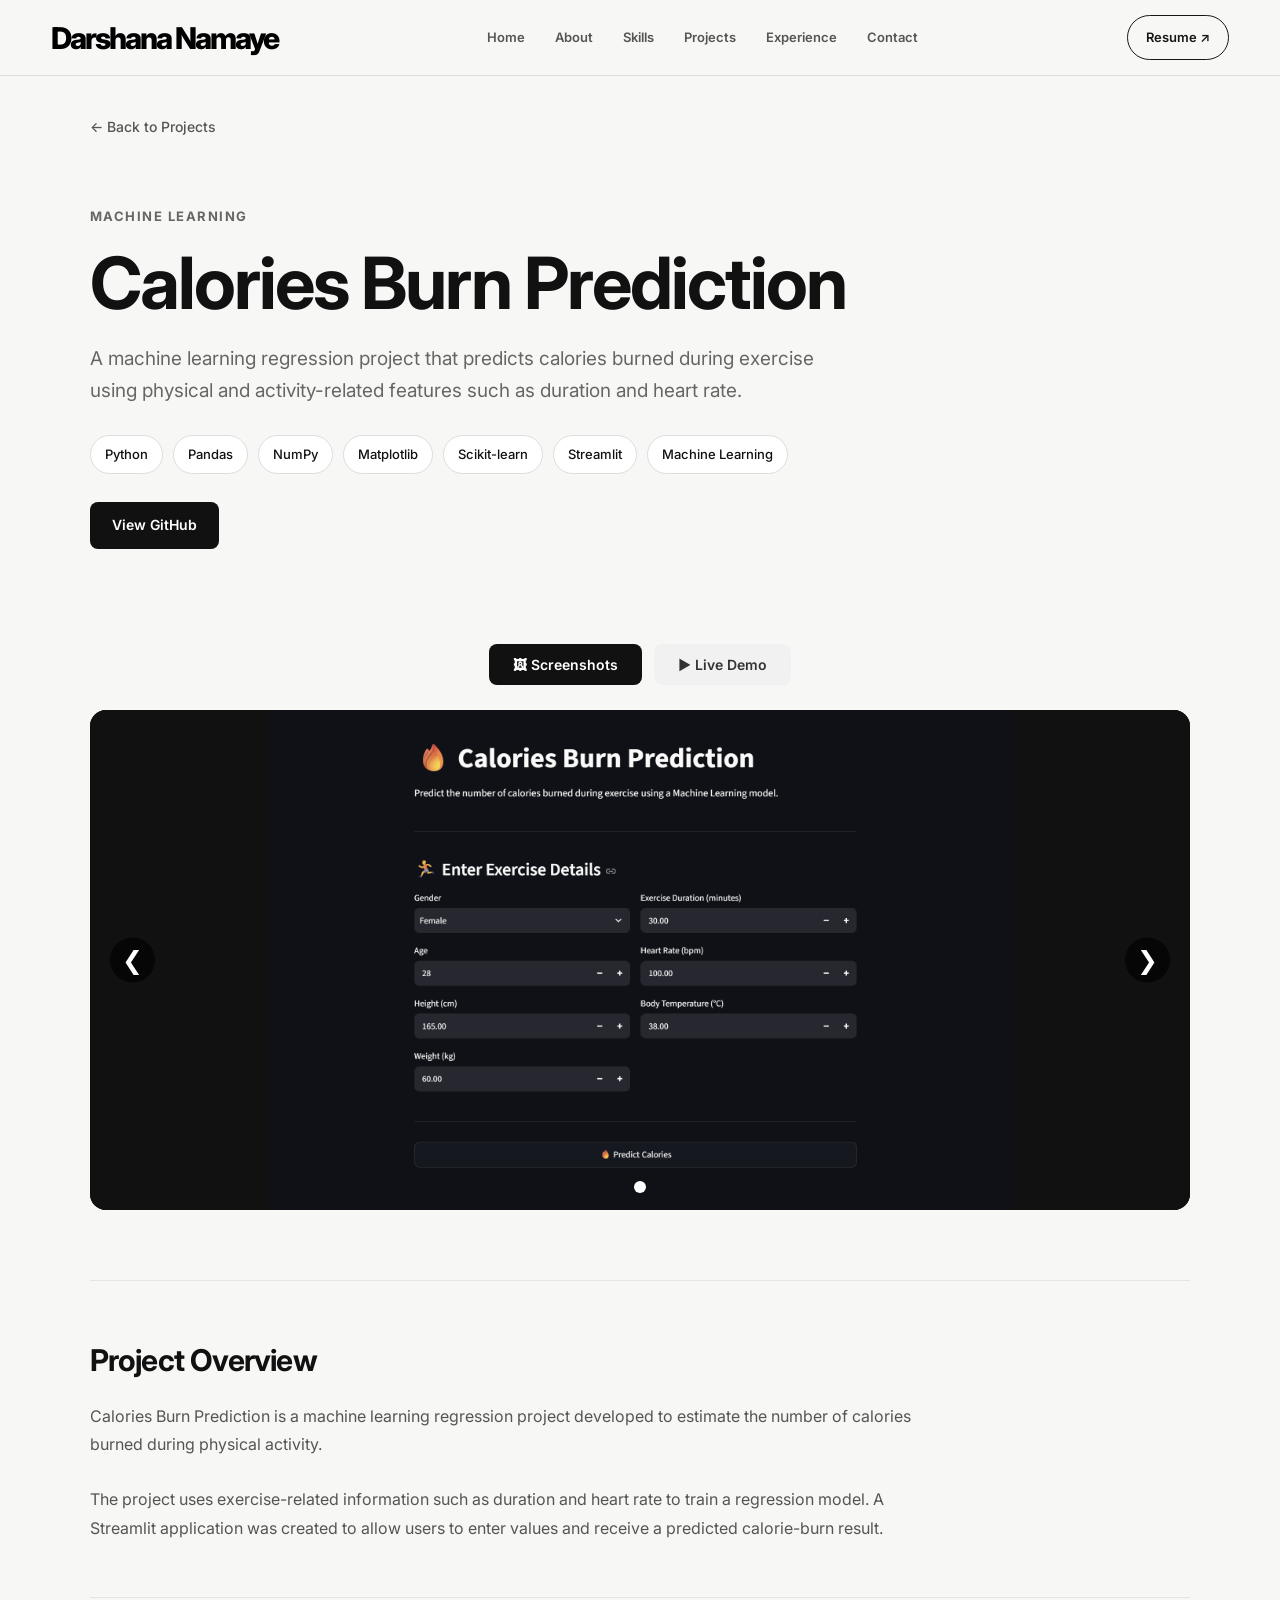
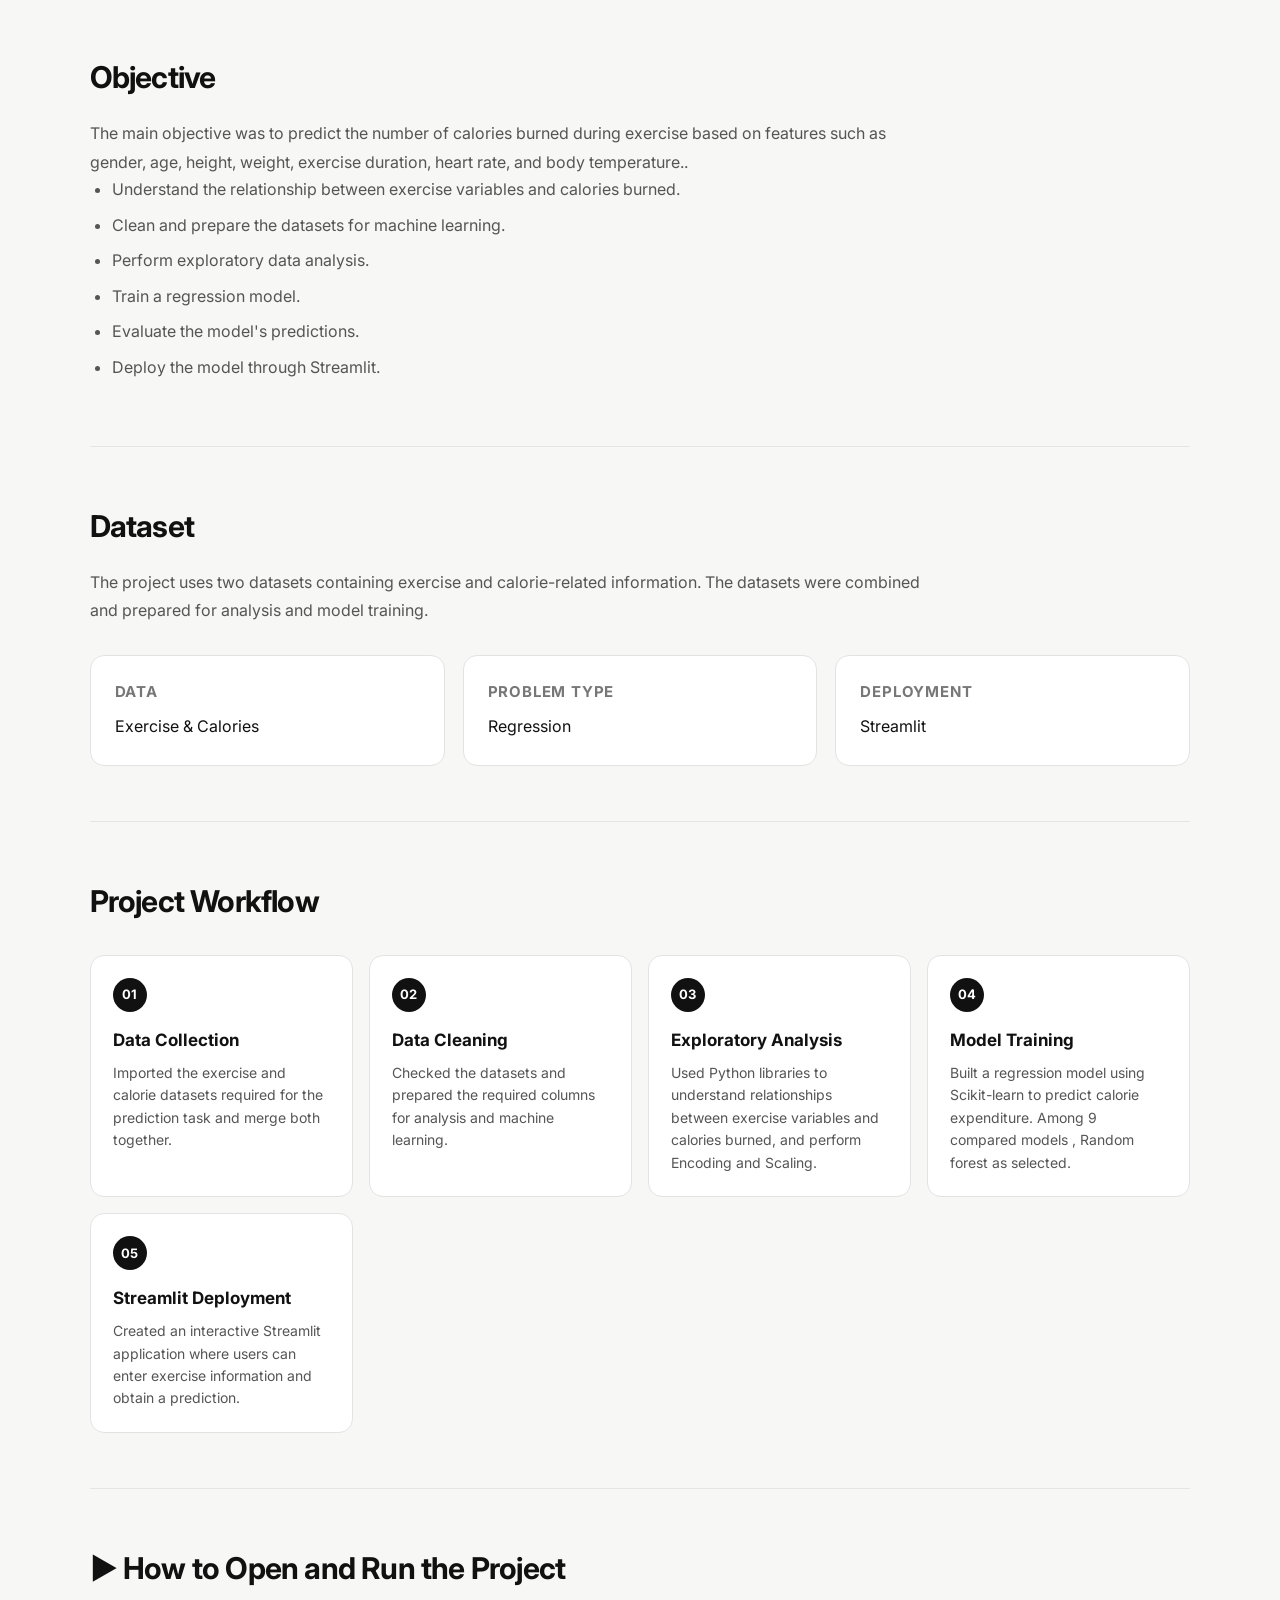
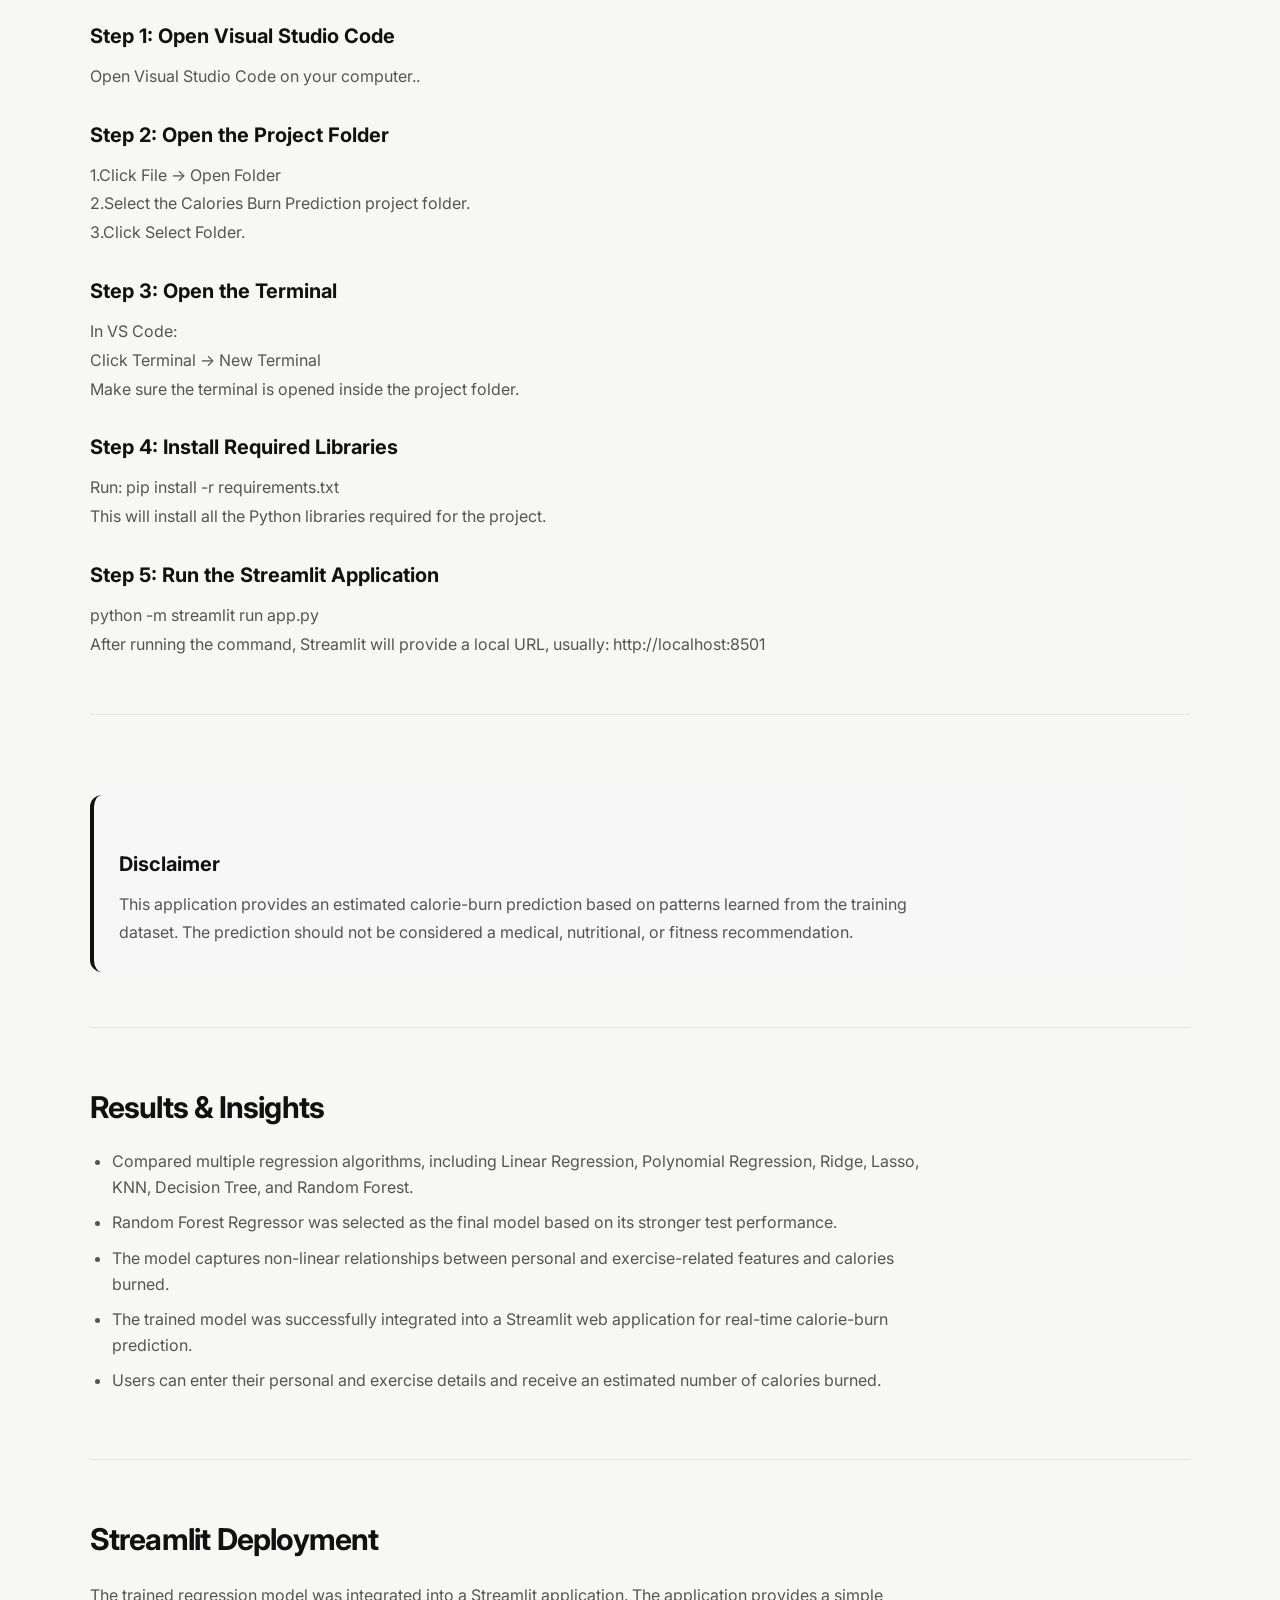
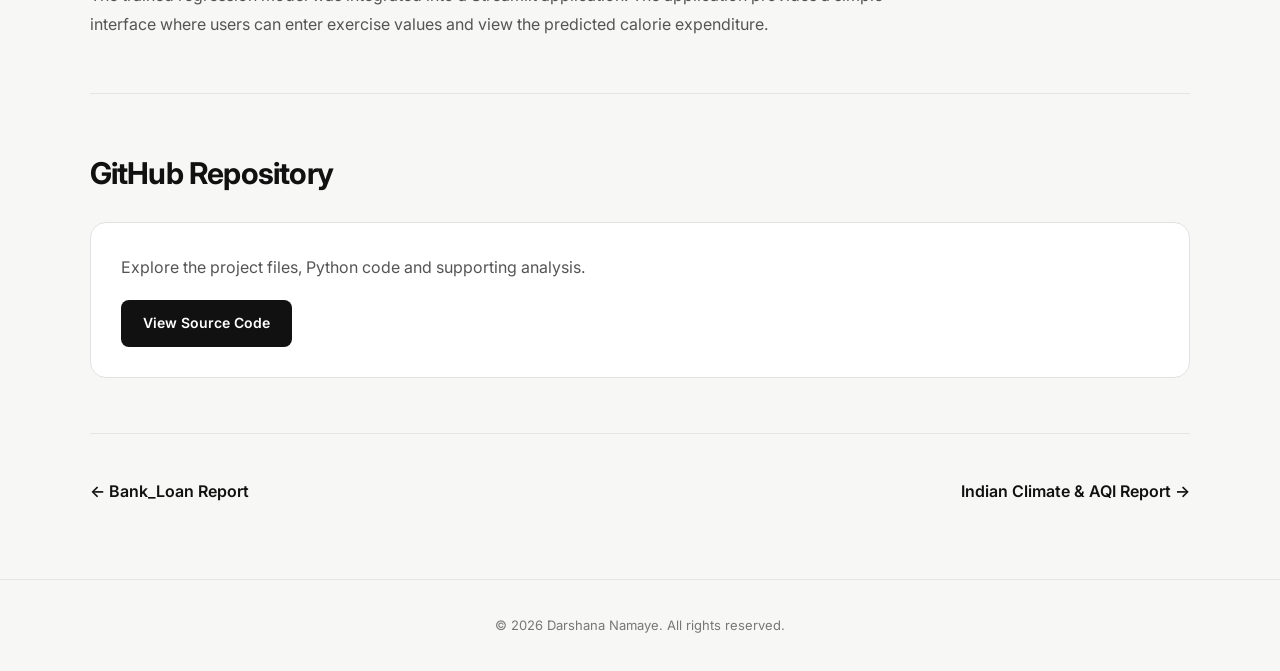
<file: projects/calories-burn.html>
<!DOCTYPE html>
<html lang="en">

<head>

    <meta charset="UTF-8">
    <meta name="viewport" content="width=device-width, initial-scale=1.0">

    <meta name="description"
        content="Calories Burn Prediction Machine Learning Project by Darshana Shrivardhankar">

    <title>Calories Burn Prediction | Darshana Shrivardhankar</title>

    <!-- Google Font -->
    <link rel="preconnect" href="https://fonts.googleapis.com">
    <link rel="preconnect" href="https://fonts.gstatic.com" crossorigin>

    <link href="https://fonts.googleapis.com/css2?family=Inter:wght@400;500;600;700;800&display=swap"
        rel="stylesheet">

    <!-- Project CSS -->
    <link rel="stylesheet" href="../project-style.css">


    <style>

        /* =========================================
           SCREENSHOT / VIDEO SWITCHER
           ========================================= */

        .project-media-section {
            margin: 45px 0 70px;
        }

        .media-switcher {
            display: flex;
            justify-content: center;
            gap: 12px;
            margin-bottom: 25px;
        }

        .media-switch-btn {
            border: none;
            padding: 12px 24px;
            border-radius: 8px;
            font-family: inherit;
            font-size: 14px;
            font-weight: 600;
            cursor: pointer;
            transition: all 0.3s ease;
            background: #f1f1f1;
            color: #333;
        }

        .media-switch-btn:hover {
            transform: translateY(-2px);
        }

        .media-switch-btn.active {
            background: #111;
            color: #fff;
        }


        /* =========================================
           MEDIA DISPLAY
           ========================================= */

        .media-display {
            position: relative;
            width: 100%;
            overflow: hidden;
            border-radius: 16px;
            background: #111;
        }

        .media-content {
            display: none;
            position: relative;
            width: 100%;
        }

        .media-content.active {
            display: block;
        }


        /* =========================================
           IMAGE SLIDER
           ========================================= */

        .calories-slider {
            position: relative;
            width: 100%;
            height: 500px;
            overflow: hidden;
        }

        .calories-slide {
            display: none;
            width: 100%;
            height: 100%;
        }

        .calories-slide.active {
            display: block;
        }

        .calories-slide img {
            width: 100%;
            height: 100%;
            object-fit: contain;
            display: block;
            background: #111;
        }


        /* =========================================
           SLIDER ARROWS
           ========================================= */

        .slider-arrow {
            position: absolute;
            top: 50%;
            transform: translateY(-50%);

            width: 45px;
            height: 45px;

            border: none;
            border-radius: 50%;

            background: rgba(0, 0, 0, 0.65);
            color: white;

            font-size: 25px;
            cursor: pointer;

            z-index: 5;

            transition: all 0.3s ease;
        }

        .slider-arrow:hover {
            background: rgba(0, 0, 0, 0.9);
        }

        .slider-prev {
            left: 20px;
        }

        .slider-next {
            right: 20px;
        }


        /* =========================================
           SLIDER DOTS
           ========================================= */

        .calories-dots {
            position: absolute;

            bottom: 18px;
            left: 50%;

            transform: translateX(-50%);

            display: flex;
            gap: 8px;

            z-index: 5;
        }

        .calories-dot {
            width: 10px;
            height: 10px;

            border-radius: 50%;
            border: none;

            background: rgba(255, 255, 255, 0.55);

            cursor: pointer;
            padding: 0;
        }

        .calories-dot.active {
            background: #fff;
            transform: scale(1.2);
        }


        /* =========================================
           VIDEO
           ========================================= */

        .calories-video-wrapper {
            width: 100%;
            background: #000;
        }

        .calories-video {
            width: 100%;
            max-height: 650px;

            display: block;

            background: #000;
        }


        /* =========================================
           RESULT BOX
           ========================================= */

        .prediction-result {
            margin-top: 25px;
            padding: 25px;

            border-radius: 12px;

            background: #f7f7f7;
            border-left: 4px solid #111;
        }


        /* =========================================
           MOBILE
           ========================================= */

        @media (max-width: 600px) {

            .media-switcher {
                gap: 8px;
            }

            .media-switch-btn {
                padding: 10px 15px;
                font-size: 13px;
            }

            .calories-slider {
                height: 300px;
            }

            .slider-arrow {
                width: 38px;
                height: 38px;
                font-size: 20px;
            }

            .slider-prev {
                left: 10px;
            }

            .slider-next {
                right: 10px;
            }

        }

    </style>

</head>


<body>


    <!-- =========================================
         NAVIGATION
         ========================================= -->

    <header class="navbar">

        <div class="nav-container">

            <a href="../index.html#home" class="logo">
                Darshana Namaye
            </a>


            <nav>

                <a href="../index.html#home">
                    Home
                </a>

                <a href="../index.html#about">
                    About
                </a>

                <a href="../index.html#skills">
                    Skills
                </a>

                <a href="../index.html#projects">
                    Projects
                </a>

                <a href="../index.html#experience">
                    Experience
                </a>

                <a href="../index.html#contact">
                    Contact
                </a>

            </nav>


            <a href="../resume.pdf"
                class="resume-btn"
                target="_blank"
                rel="noopener noreferrer">

                Resume ↗

            </a>

        </div>

    </header>



    <!-- =========================================
         MAIN
         ========================================= -->

    <main class="project-container">


        <!-- Back -->

        <a href="../index.html#projects"
            class="back-link">

            ← Back to Projects

        </a>



        <!-- =====================================
             PROJECT HERO
             ===================================== -->

        <section class="project-hero">


            <span class="project-category">

                MACHINE LEARNING

            </span>


            <h1>

                Calories Burn Prediction

            </h1>


            <p class="project-subtitle">

                A machine learning regression project that predicts
                calories burned during exercise using physical and
                activity-related features such as duration and heart rate.

            </p>



            <!-- Tags -->

            <div class="project-tags">


                <span class="project-tag">
                    Python
                </span>


                <span class="project-tag">
                    Pandas
                </span>


                <span class="project-tag">
                    NumPy
                </span>


                <span class="project-tag">
                    Matplotlib
                </span>


                <span class="project-tag">
                    Scikit-learn
                </span>


                <span class="project-tag">
                    Streamlit
                </span>


                <span class="project-tag">
                    Machine Learning
                </span>


            </div>



            <!-- GitHub -->

            <div class="project-buttons">

                <a href="https://github.com/namayedarshana/Calories-Burning-Prediction"
                    target="_blank"
                    rel="noopener noreferrer"
                    class="project-btn primary-btn">

                    View GitHub

                </a>

            </div>


        </section>



        <!-- =====================================
             SCREENSHOTS / LIVE DEMO
             ===================================== -->

        <section class="project-media-section">


            <!-- Switch buttons -->

            <div class="media-switcher">


                <button
                    id="screenshotsBtn"
                    class="media-switch-btn active"
                    onclick="showScreenshots()">

                    🖼 Screenshots

                </button>


                <button
                    id="liveDemoBtn"
                    class="media-switch-btn"
                    onclick="showLiveDemo()">

                    ▶ Live Demo

                </button>


            </div>



            <!-- Media -->

            <div class="media-display">


                <!-- =================================
                     SCREENSHOTS
                     ================================= -->

                <div
                    id="screenshotsContent"
                    class="media-content active">


                    <div class="calories-slider">


                        <!-- Screenshot 1 -->

                        <div class="calories-slide active">

                            <img
                                src="../images/calories/homePage.png"
                                alt="Calories Burn Prediction Streamlit Application">

                        </div>


                        <!--
                        Add another screenshot here if required.

                        Example:
                    -->
                        <div class="calories-slide">

                            <img
                                src="../images/calories/prediction.png"
                                alt="Calories Burn Prediction Result">

                        </div>

                    


                        <!-- Previous -->

                        <button
                            class="slider-arrow slider-prev"
                            onclick="changeCaloriesSlide(-1)"
                            aria-label="Previous screenshot">

                            &#10094;

                        </button>


                        <!-- Next -->

                        <button
                            class="slider-arrow slider-next"
                            onclick="changeCaloriesSlide(1)"
                            aria-label="Next screenshot">

                            &#10095;

                        </button>


                        <!-- Dots -->

                        <div class="calories-dots">


                            <button
                                class="calories-dot active"
                                onclick="showCaloriesSlide(0)"
                                aria-label="Show screenshot 1">
                            </button>


                            <!--
                            If you add a second screenshot,
                            uncomment this:

                            <button
                                class="calories-dot"
                                onclick="showCaloriesSlide(1)"
                                aria-label="Show screenshot 2">
                            </button>
                            -->


                        </div>

                    </div>

                </div>



                <!-- =================================
                     LIVE DEMO VIDEO
                     ================================= -->

                <div
                    id="videoContent"
                    class="media-content">


                    <div class="calories-video-wrapper">


                        <video
                            id="caloriesVideo"
                            class="calories-video"
                            controls
                            preload="metadata">


                            <!--
                            CHANGE THIS FILE NAME
                            TO YOUR ACTUAL VIDEO FILE.
                            -->

                            <source
                                src="Calories_Burn_Prediction.mp4"
                                type="video/mp4">


                            Your browser does not support
                            the video tag.

                        </video>


                    </div>

                </div>


            </div>

        </section>



        <!-- =====================================
             PROJECT OVERVIEW
             ===================================== -->

        <section class="case-section">


            <h2>
                Project Overview
            </h2>


            <p>

                Calories Burn Prediction is a machine learning
                regression project developed to estimate the number of
                calories burned during physical activity.

            </p>


            <br>


            <p>

                The project uses exercise-related information such as
                duration and heart rate to train a regression model.
                A Streamlit application was created to allow users to
                enter values and receive a predicted calorie-burn
                result.

            </p>


        </section>



        <!-- =====================================
             OBJECTIVE
             ===================================== -->

        <section class="case-section">


            <h2>
                Objective
            </h2>


            <p>

                The main objective was to predict the number of calories burned during exercise based on 
                features such as gender, age, height, weight, exercise duration, heart rate, and body temperature..

            </p>


            <ul>

                <li>
                    Understand the relationship between exercise
                    variables and calories burned.
                </li>

                <li>
                    Clean and prepare the datasets for machine learning.
                </li>

                <li>
                    Perform exploratory data analysis.
                </li>

                <li>
                    Train a regression model.
                </li>

                <li>
                    Evaluate the model's predictions.
                </li>

                <li>
                    Deploy the model through Streamlit.
                </li>

            </ul>


        </section>



        <!-- =====================================
             DATASET
             ===================================== -->

        <section class="case-section">


            <h2>
                Dataset
            </h2>


            <p>

                The project uses two datasets containing exercise and
                calorie-related information. The datasets were
                combined and prepared for analysis and model training.

            </p>


            <div class="info-grid">


                <div class="info-card">

                    <h3>
                        Data
                    </h3>

                    <p>
                        Exercise & Calories
                    </p>

                </div>


                <div class="info-card">

                    <h3>
                        Problem Type
                    </h3>

                    <p>
                        Regression
                    </p>

                </div>


                <div class="info-card">

                    <h3>
                        Deployment
                    </h3>

                    <p>
                        Streamlit
                    </p>

                </div>


            </div>


        </section>



        <!-- =====================================
             PROJECT WORKFLOW
             ===================================== -->

        <section class="case-section">


            <h2>
                Project Workflow
            </h2>


            <div class="workflow">


                <!-- Step 01 -->

                <div class="workflow-step">

                    <span class="workflow-number">
                        01
                    </span>

                    <h3>
                        Data Collection
                    </h3>

                    <p>

                        Imported the exercise and calorie datasets
                        required for the prediction task and merge both together.

                    </p>

                </div>



                <!-- Step 02 -->

                <div class="workflow-step">

                    <span class="workflow-number">
                        02
                    </span>

                    <h3>
                        Data Cleaning
                    </h3>

                    <p>

                        Checked the datasets and prepared the required
                        columns for analysis and machine learning.

                    </p>

                </div>



                <!-- Step 03 -->

                <div class="workflow-step">

                    <span class="workflow-number">
                        03
                    </span>

                    <h3>
                        Exploratory Analysis
                    </h3>

                    <p>

                        Used Python libraries to understand relationships
                        between exercise variables and calories burned,
                        and perform Encoding and Scaling.

                    </p>

                </div>



                <!-- Step 04 -->

                <div class="workflow-step">

                    <span class="workflow-number">
                        04
                    </span>

                    <h3>
                        Model Training
                    </h3>

                    <p>

                        Built a regression model using Scikit-learn to
                        predict calorie expenditure.
                        Among 9 compared models , Random forest as selected.

                    </p>

                </div>



                <!-- Step 05 -->

                <div class="workflow-step">

                    <span class="workflow-number">
                        05
                    </span>

                    <h3>
                        Streamlit Deployment
                    </h3>

                    <p>

                        Created an interactive Streamlit application
                        where users can enter exercise information and
                        obtain a prediction.

                    </p>

                </div>


            </div>


        </section>



        <!-- =====================================
             TECHNICAL DETAILS
             ===================================== -->

        <section class="case-section">


            <h2>
                ▶️ How to Open and Run the Project
            </h2>


            <h3>
                Step 1: Open Visual Studio Code
            </h3>

            <p>

                Open Visual Studio Code on your computer..

            </p>


            <h3>
                Step 2: Open the Project Folder
            </h3>

            <p>

                1.Click File → Open Folder<br>
                2.Select the Calories Burn Prediction project folder.<Br>
                3.Click Select Folder.

            </p>


            <h3>
                Step 3: Open the Terminal
            </h3>

            <p>

                In VS Code:<br>
                Click Terminal → New Terminal<br>
                Make sure the terminal is opened inside the project folder.

            </p>


            <h3>
                Step 4: Install Required Libraries
            </h3>

            <p>

                Run:  pip install -r requirements.txt<br>
                This will install all the Python libraries required for the project.

            </p>


            <h3>
                Step 5: Run the Streamlit Application
            </h3>

            <p>

                python -m streamlit run app.py<br>
                After running the command, Streamlit will provide a local URL, usually:

http://localhost:8501
            </p>


        </section>



        <!-- =====================================
             PREDICTION EXAMPLE
             ===================================== -->

        <section class="case-section">



            <div class="prediction-result">


                <h3>
                    Disclaimer
                </h3>


                <p>

                This application provides an estimated calorie-burn prediction based on patterns learned 
                from the training dataset. 
                The prediction should not be considered a medical, nutritional, or fitness recommendation.

                </p>


            </div>


        </section>



        <!-- =====================================
             RESULTS & INSIGHTS
             ===================================== -->

        <section class="case-section">


            <h2>
                Results & Insights
            </h2>


            <ul>

                <li>
                    Compared multiple regression algorithms, 
                    including Linear Regression, Polynomial Regression, Ridge, 
                    Lasso, KNN, Decision Tree, and Random Forest.
                </li>

                <li>
                    Random Forest Regressor was selected as the final model based on its stronger test performance.
                </li>

                <li>
                    The model captures non-linear relationships between personal and exercise-related features and calories burned.
                </li>

                <li>
                    The trained model was successfully integrated into a Streamlit web application for real-time calorie-burn prediction.
                </li>

                <li>
                    Users can enter their personal and exercise details and receive an estimated number of calories burned.
                </li>

            </ul>


        </section>



        <!-- =====================================
             STREAMLIT DEPLOYMENT
             ===================================== -->

        <section class="case-section">


            <h2>
                Streamlit Deployment
            </h2>


            <p>

                The trained regression model was integrated into a
                Streamlit application. The application provides a
                simple interface where users can enter exercise values
                and view the predicted calorie expenditure.

            </p>


        </section>



        <!-- =====================================
             GITHUB
             ===================================== -->

        <section class="case-section">


            <h2>
                GitHub Repository
            </h2>


            <div class="github-box">


                <p>

                    Explore the project files, Python code and
                    supporting analysis.

                </p>


                <a href="https://github.com/namayedarshana/Calories-Burning-Prediction"
                    target="_blank"
                    rel="noopener noreferrer"
                    class="project-btn primary-btn">

                    View Source Code

                </a>


            </div>


        </section>



        <!-- =====================================
             PROJECT NAVIGATION
             ===================================== -->

        <div class="next-project">


            <a href="bank-loan.html">

                ← Bank_Loan Report

            </a>


            <a href="climate-aqi.html">

                Indian Climate & AQI Report →

            </a>


        </div>


    </main>



    <!-- =========================================
         FOOTER
         ========================================= -->

    <footer class="project-footer">


        <p>

            © 2026 Darshana Namaye. All rights reserved.

        </p>


    </footer>



    <!-- =========================================
         JAVASCRIPT
         ========================================= -->

    <script>


        /* =========================================
           SCREENSHOT SLIDER
           ========================================= */

        let currentCaloriesSlide = 0;


        function getCaloriesSlides() {

            return document.querySelectorAll(
                ".calories-slide"
            );

        }


        function getCaloriesDots() {

            return document.querySelectorAll(
                ".calories-dot"
            );

        }


        function showCaloriesSlide(index) {


            const slides =
                getCaloriesSlides();


            const dots =
                getCaloriesDots();


            if (slides.length === 0) {
                return;
            }


            if (index >= slides.length) {

                currentCaloriesSlide = 0;

            }

            else if (index < 0) {

                currentCaloriesSlide =
                    slides.length - 1;

            }

            else {

                currentCaloriesSlide =
                    index;

            }


            slides.forEach(function(slide) {

                slide.classList.remove("active");

            });


            dots.forEach(function(dot) {

                dot.classList.remove("active");

            });


            slides[currentCaloriesSlide]
                .classList.add("active");


            if (dots[currentCaloriesSlide]) {

                dots[currentCaloriesSlide]
                    .classList.add("active");

            }

        }


        function changeCaloriesSlide(direction) {

            showCaloriesSlide(
                currentCaloriesSlide + direction
            );

        }



        /* =========================================
           SHOW SCREENSHOTS
           ========================================= */

        function showScreenshots() {


            const screenshotsContent =
                document.getElementById(
                    "screenshotsContent"
                );


            const videoContent =
                document.getElementById(
                    "videoContent"
                );


            const screenshotsBtn =
                document.getElementById(
                    "screenshotsBtn"
                );


            const liveDemoBtn =
                document.getElementById(
                    "liveDemoBtn"
                );


            const caloriesVideo =
                document.getElementById(
                    "caloriesVideo"
                );


            screenshotsContent
                .classList.add("active");


            videoContent
                .classList.remove("active");


            screenshotsBtn
                .classList.add("active");


            liveDemoBtn
                .classList.remove("active");


            caloriesVideo.pause();

        }



        /* =========================================
           SHOW LIVE DEMO
           ========================================= */

        function showLiveDemo() {


            const screenshotsContent =
                document.getElementById(
                    "screenshotsContent"
                );


            const videoContent =
                document.getElementById(
                    "videoContent"
                );


            const screenshotsBtn =
                document.getElementById(
                    "screenshotsBtn"
                );


            const liveDemoBtn =
                document.getElementById(
                    "liveDemoBtn"
                );


            const caloriesVideo =
                document.getElementById(
                    "caloriesVideo"
                );


            screenshotsContent
                .classList.remove("active");


            videoContent
                .classList.add("active");


            screenshotsBtn
                .classList.remove("active");


            liveDemoBtn
                .classList.add("active");


            caloriesVideo
                .play()
                .catch(function() {

                    console.log(
                        "Video is ready. Press Play to start."
                    );

                });

        }


    </script>


</body>

</html>
</file>
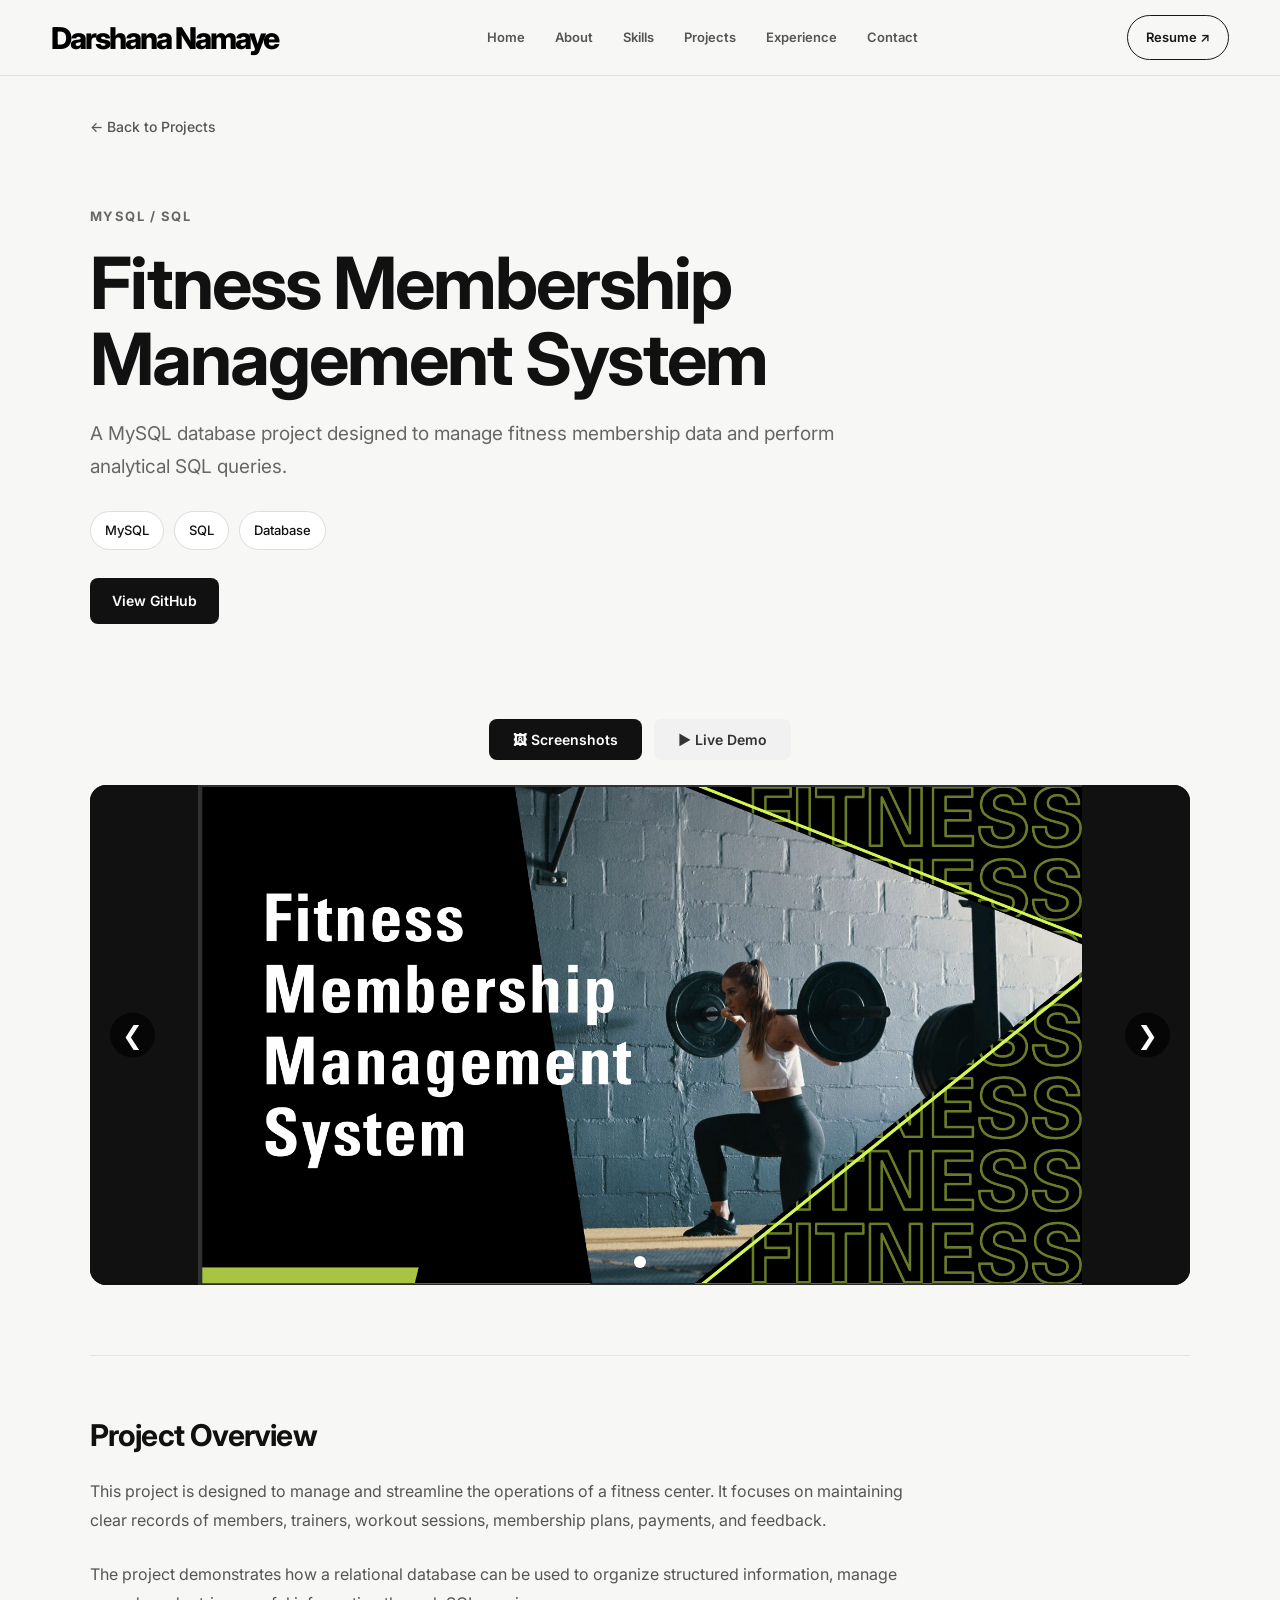
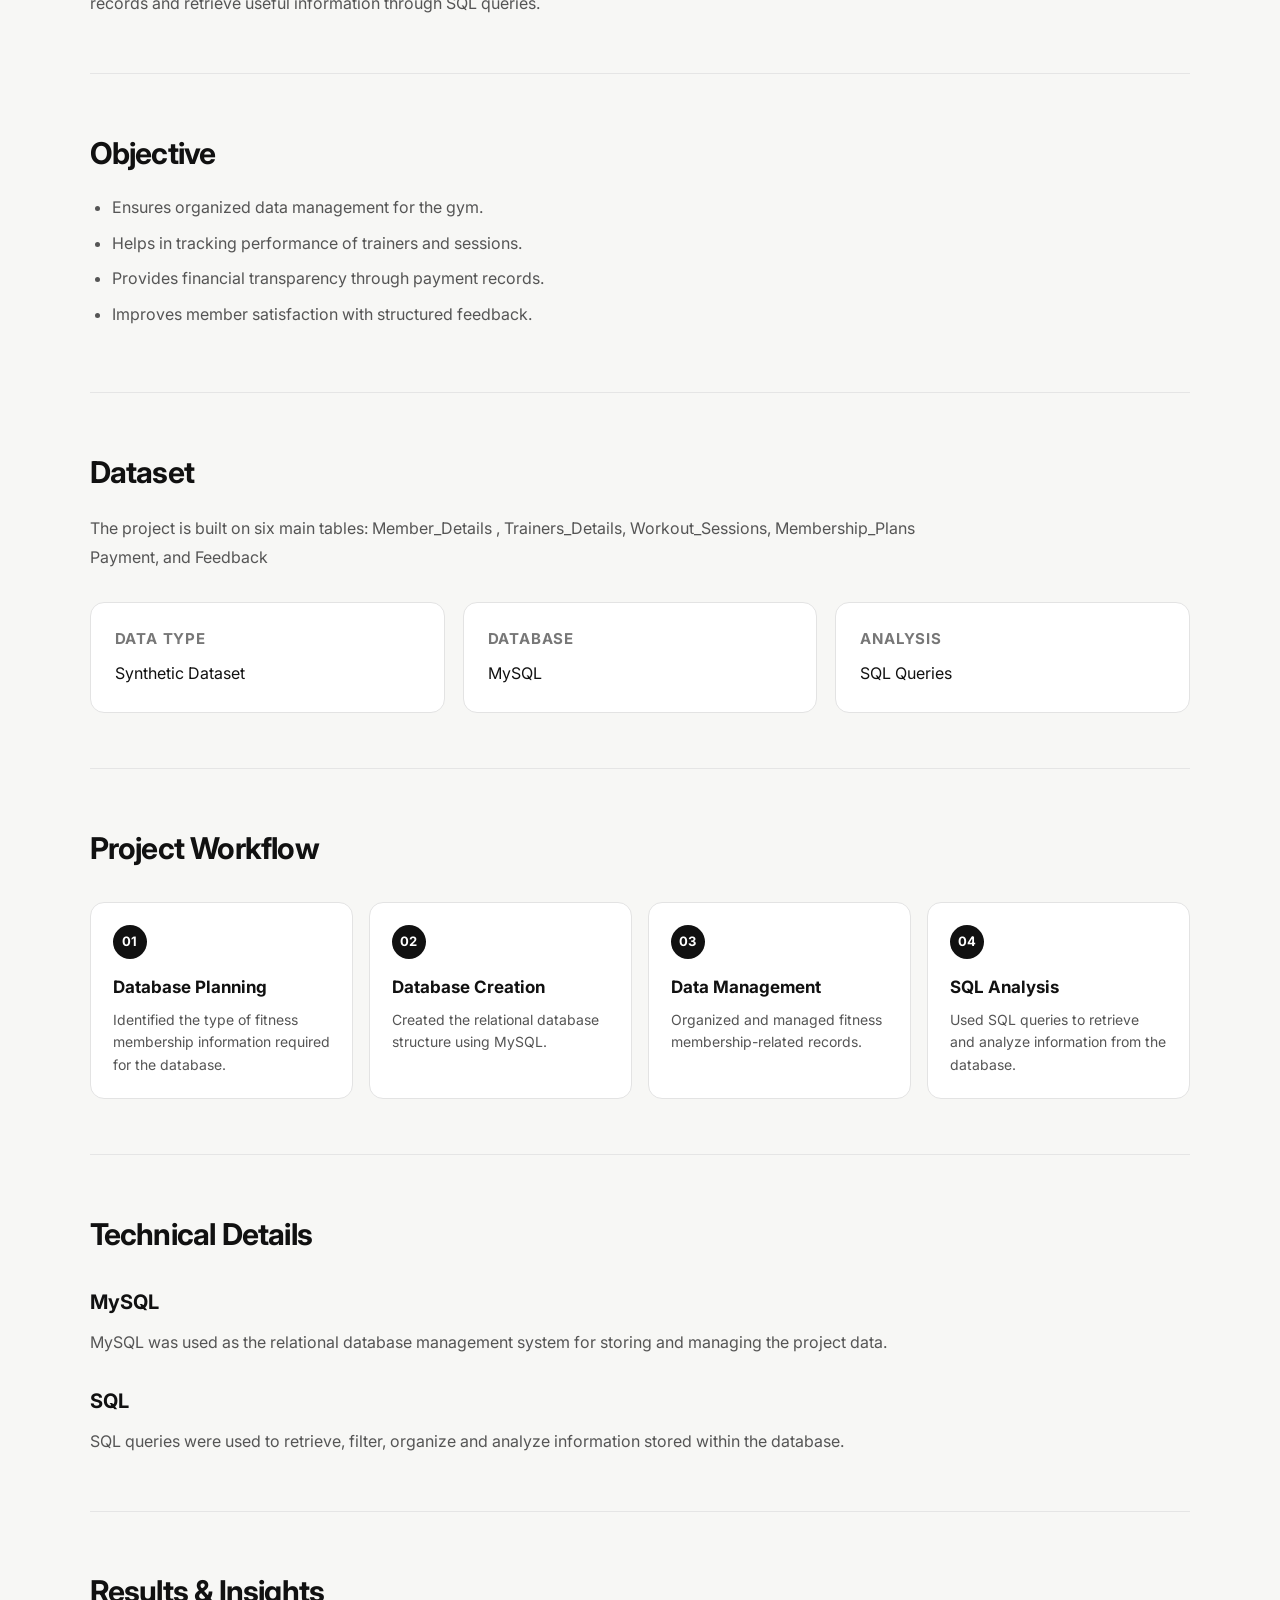
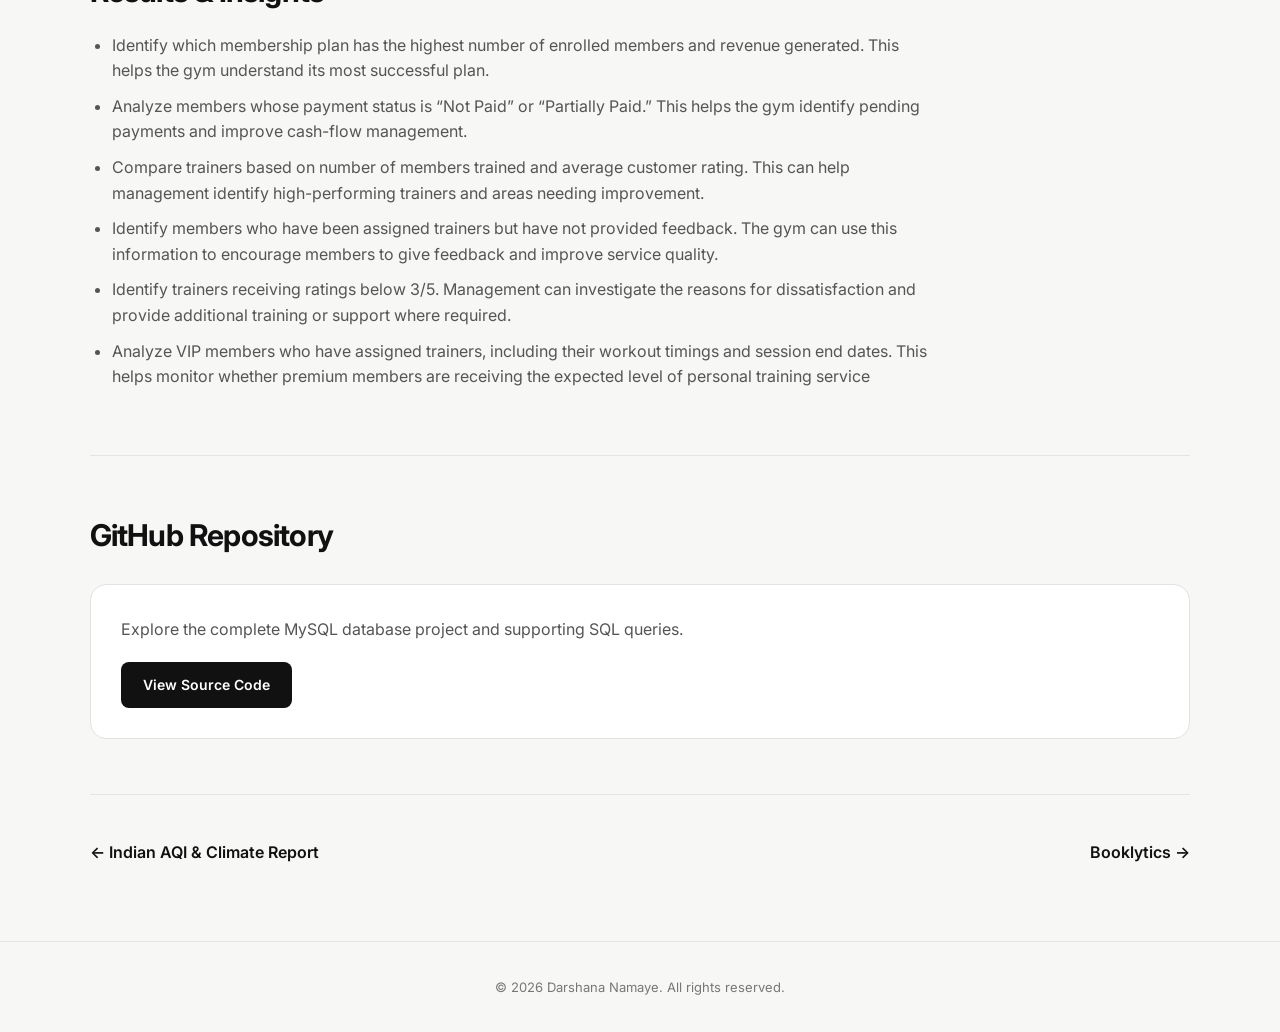
<file: projects/fitness-membership.html>
<!DOCTYPE html>
<html lang="en">

<head>

    <meta charset="UTF-8">

    <meta name="viewport" content="width=device-width, initial-scale=1.0">

    <meta name="description"
        content="Fitness Membership Management System MySQL Project by Darshana Shrivardhankar">

    <title>Fitness Membership Management System | Darshana Shrivardhankar</title>

    <!-- Google Font -->

    <link rel="preconnect" href="https://fonts.googleapis.com">

    <link rel="preconnect" href="https://fonts.gstatic.com" crossorigin>

    <link
        href="https://fonts.googleapis.com/css2?family=Inter:wght@400;500;600;700;800&display=swap"
        rel="stylesheet">

    <!-- Project CSS -->

    <link rel="stylesheet" href="../project-style.css">


    <style>

        /* =========================================
           SCREENSHOT / VIDEO SWITCHER
           ========================================= */

        .project-media-section {
            margin: 45px 0 70px;
        }

        .media-switcher {
            display: flex;
            justify-content: center;
            gap: 12px;
            margin-bottom: 25px;
        }

        .media-switch-btn {
            border: none;
            padding: 12px 24px;
            border-radius: 8px;
            font-family: inherit;
            font-size: 14px;
            font-weight: 600;
            cursor: pointer;
            transition: all 0.3s ease;
            background: #f1f1f1;
            color: #333;
        }

        .media-switch-btn:hover {
            transform: translateY(-2px);
        }

        .media-switch-btn.active {
            background: #111;
            color: #fff;
        }


        /* =========================================
           IMAGE SLIDER
           ========================================= */

        .media-display {
            position: relative;
            width: 100%;
            overflow: hidden;
            border-radius: 16px;
            background: #111;
        }

        .media-content {
            display: none;
            position: relative;
            width: 100%;
        }

        .media-content.active {
            display: block;
        }

        .fitness-slider {
            position: relative;
            width: 100%;
            height: 500px;
            overflow: hidden;
        }

        .fitness-slide {
            display: none;
            width: 100%;
            height: 100%;
        }

        .fitness-slide.active {
            display: block;
        }

        .fitness-slide img {
            width: 100%;
            height: 100%;
            object-fit: contain;
            display: block;
            background: #111;
        }


        /* =========================================
           SLIDER ARROWS
           ========================================= */

        .slider-arrow {
            position: absolute;
            top: 50%;
            transform: translateY(-50%);
            width: 45px;
            height: 45px;
            border: none;
            border-radius: 50%;
            background: rgba(0, 0, 0, 0.65);
            color: white;
            font-size: 25px;
            cursor: pointer;
            z-index: 5;
            transition: all 0.3s ease;
        }

        .slider-arrow:hover {
            background: rgba(0, 0, 0, 0.9);
        }

        .slider-prev {
            left: 20px;
        }

        .slider-next {
            right: 20px;
        }


        /* =========================================
           SLIDER DOTS
           ========================================= */

        .fitness-dots {
            position: absolute;
            bottom: 18px;
            left: 50%;
            transform: translateX(-50%);
            display: flex;
            gap: 8px;
            z-index: 5;
        }

        .fitness-dot {
            width: 10px;
            height: 10px;
            border-radius: 50%;
            border: none;
            background: rgba(255, 255, 255, 0.55);
            cursor: pointer;
            padding: 0;
        }

        .fitness-dot.active {
            background: #fff;
            transform: scale(1.2);
        }


        /* =========================================
           VIDEO
           ========================================= */

        .fitness-video-wrapper {
            width: 100%;
            background: #000;
        }

        .fitness-video {
            width: 100%;
            max-height: 650px;
            display: block;
            background: #000;
        }


        /* =========================================
           MOBILE
           ========================================= */

        @media (max-width: 600px) {

            .media-switcher {
                gap: 8px;
            }

            .media-switch-btn {
                padding: 10px 15px;
                font-size: 13px;
            }

            .fitness-slider {
                height: 300px;
            }

            .slider-arrow {
                width: 38px;
                height: 38px;
                font-size: 20px;
            }

            .slider-prev {
                left: 10px;
            }

            .slider-next {
                right: 10px;
            }

        }

    </style>

</head>


<body>


    <!-- =========================================
         NAVIGATION
         ========================================= -->

    <header class="navbar">

        <div class="nav-container">

            <a href="../index.html#home" class="logo">
                Darshana Namaye
            </a>

            <nav>

                <a href="../index.html#home">
                    Home
                </a>

                <a href="../index.html#about">
                    About
                </a>

                <a href="../index.html#skills">
                    Skills
                </a>

                <a href="../index.html#projects">
                    Projects
                </a>

                <a href="../index.html#experience">
                    Experience
                </a>

                <a href="../index.html#contact">
                    Contact
                </a>

            </nav>

            <a href="../resume.pdf"
                class="resume-btn"
                target="_blank"
                rel="noopener noreferrer">

                Resume ↗

            </a>

        </div>

    </header>


    <!-- =========================================
         MAIN CONTENT
         ========================================= -->

    <main class="project-container">


        <!-- Back to Projects -->

        <a href="../index.html#projects"
            class="back-link">

            ← Back to Projects

        </a>


        <!-- =========================================
             PROJECT HERO
             ========================================= -->

        <section class="project-hero">

            <span class="project-category">

                MYSQL / SQL

            </span>


            <h1>

                Fitness Membership Management System

            </h1>


            <p class="project-subtitle">

                A MySQL database project designed to manage fitness
                membership data and perform analytical SQL queries.

            </p>


            <!-- Technology Tags -->

            <div class="project-tags">

                <span class="project-tag">
                    MySQL
                </span>

                <span class="project-tag">
                    SQL
                </span>

                <span class="project-tag">
                    Database
                </span>

            </div>


            <!-- Buttons -->

            <div class="project-buttons">

                <a href="https://github.com/namayedarshana/MYSQL-Project---Fitness-Membership-Management-System"
                    target="_blank"
                    rel="noopener noreferrer"
                    class="project-btn primary-btn">

                    View GitHub

                </a>

            </div>

        </section>


        <!-- =========================================
             SCREENSHOT / LIVE DEMO AREA
             ========================================= -->

        <section class="project-media-section">


            <!-- Switch Buttons -->

            <div class="media-switcher">

                <button
                    id="screenshotsBtn"
                    class="media-switch-btn active"
                    onclick="showScreenshots()">

                    🖼 Screenshots

                </button>


                <button
                    id="liveDemoBtn"
                    class="media-switch-btn"
                    onclick="showLiveDemo()">

                    ▶ Live Demo

                </button>

            </div>


            <!-- Media Display -->

            <div class="media-display">


                <!-- =================================
                     SCREENSHOTS
                     ================================= -->

                <div
                    id="screenshotsContent"
                    class="media-content active">


                    <div class="fitness-slider">


                        <!-- Slide 1 -->

                        <div class="fitness-slide active">

                            <img
                                src="../images/fitness/1stpage.png"
                                alt="Fitness Membership Management System MySQL Dashboard">

                        </div>


                        <!--
                        Add more screenshots later like this:
                    -->
                        <div class="fitness-slide">

                            <img
                                src="../images/fitness/ER.png"
                                alt="Fitness Membership Management System Screenshot">

                        </div>
                        


                        <!-- Previous -->

                        <button
                            class="slider-arrow slider-prev"
                            onclick="changeFitnessSlide(-1)"
                            aria-label="Previous screenshot">

                            &#10094;

                        </button>


                        <!-- Next -->

                        <button
                            class="slider-arrow slider-next"
                            onclick="changeFitnessSlide(1)"
                            aria-label="Next screenshot">

                            &#10095;

                        </button>


                        <!-- Dots -->

                        <div class="fitness-dots">

                            <button
                                class="fitness-dot active"
                                onclick="showFitnessSlide(0)"
                                aria-label="Show screenshot 1">
                            </button>

                        </div>


                    </div>

                </div>


                <!-- =================================
                     LIVE VIDEO
                     ================================= -->

                <div
                    id="videoContent"
                    class="media-content">


                    <div class="fitness-video-wrapper">

                        <video
                            id="fitnessVideo"
                            class="fitness-video"
                            controls
                            preload="metadata">


                            <!--
                            Replace this with your actual
                            Fitness video filename.
                            -->

                            <source
                                src="fitness_membership.mp4"
                                type="video/mp4">


                            Your browser does not support the video tag.

                        </video>

                    </div>

                </div>


            </div>

        </section>


        <!-- =========================================
             PROJECT OVERVIEW
             ========================================= -->

        <section class="case-section">

            <h2>

                Project Overview

            </h2>


            <p>

                This project is designed to manage and streamline the operations of a fitness center. It 
focuses on maintaining clear records of members, trainers, workout sessions, 
membership plans, payments, and feedback.

            </p>


            <br>


            <p>

                The project demonstrates how a relational database
                can be used to organize structured information,
                manage records and retrieve useful information
                through SQL queries.

            </p>

        </section>


        <!-- =========================================
             OBJECTIVE
             ========================================= -->

        <section class="case-section">

            <h2>

                Objective

            </h2>


            <ul>

                <li>

                    Ensures organized data management for the gym.

                </li>


                <li>

                    Helps in tracking performance of trainers and sessions.

                </li>


                <li>

                    Provides financial transparency through payment records.

                </li>


                <li>

                    Improves member satisfaction with structured feedback.

                </li>


            </ul>

        </section>


        <!-- =========================================
             DATASET
             ========================================= -->

        <section class="case-section">

            <h2>

                Dataset

            </h2>


            <p>

                The project is built on six main tables:
Member_Details , Trainers_Details,  Workout_Sessions,  Membership_Plans
Payment, and  Feedback

            </p>


            <div class="info-grid">


                <div class="info-card">

                    <h3>

                        Data Type

                    </h3>

                    <p>

                        Synthetic Dataset

                    </p>

                </div>


                <div class="info-card">

                    <h3>

                        Database

                    </h3>

                    <p>

                        MySQL

                    </p>

                </div>


                <div class="info-card">

                    <h3>

                        Analysis

                    </h3>

                    <p>

                        SQL Queries

                    </p>

                </div>


            </div>

        </section>





        <!-- =========================================
             PROJECT WORKFLOW
             ========================================= -->

        <section class="case-section">

            <h2>

                Project Workflow

            </h2>


            <div class="workflow">


                <!-- Step 01 -->

                <div class="workflow-step">

                    <span class="workflow-number">

                        01

                    </span>


                    <h3>

                        Database Planning

                    </h3>


                    <p>

                        Identified the type of fitness membership
                        information required for the database.

                    </p>

                </div>


                <!-- Step 02 -->

                <div class="workflow-step">

                    <span class="workflow-number">

                        02

                    </span>


                    <h3>

                        Database Creation

                    </h3>


                    <p>

                        Created the relational database structure
                        using MySQL.

                    </p>

                </div>


                <!-- Step 03 -->

                <div class="workflow-step">

                    <span class="workflow-number">

                        03

                    </span>


                    <h3>

                        Data Management

                    </h3>


                    <p>

                        Organized and managed fitness
                        membership-related records.

                    </p>

                </div>


                <!-- Step 04 -->

                <div class="workflow-step">

                    <span class="workflow-number">

                        04

                    </span>


                    <h3>

                        SQL Analysis

                    </h3>


                    <p>

                        Used SQL queries to retrieve and analyze
                        information from the database.

                    </p>

                </div>


            </div>

        </section>


        <!-- =========================================
             TECHNICAL DETAILS
             ========================================= -->

        <section class="case-section">

            <h2>

                Technical Details

            </h2>


            <h3>

                MySQL

            </h3>


            <p>

                MySQL was used as the relational database
                management system for storing and managing
                the project data.

            </p>


            <h3>

                SQL

            </h3>


            <p>

                SQL queries were used to retrieve, filter,
                organize and analyze information stored
                within the database.

            </p>




        </section>




        <!-- =========================================
             RESULTS & INSIGHTS
             ========================================= -->

        <section class="case-section">

            <h2>

                Results & Insights

            </h2>


            <ul>

                <li>

                    Identify which membership plan has the highest number of enrolled members and revenue generated. 
                    This helps the gym understand its most successful plan.

                </li>


                <li>

                    Analyze members whose payment status is “Not Paid” or “Partially Paid.” 
                    This helps the gym identify pending payments and improve cash-flow management.

                </li>


                <li>

                   Compare trainers based on number of members trained and average customer rating. 
                   This can help management identify high-performing trainers and areas needing improvement.

                </li>


                <li>

                    Identify members who have been assigned trainers but have not provided feedback. 
                    The gym can use this information to encourage members to give feedback and improve service quality.

                </li>


                <li>

                    Identify trainers receiving ratings below 3/5. Management 
                    can investigate the reasons for dissatisfaction and provide additional training or support where required.

                </li>
                <li>
                    Analyze VIP members who have assigned trainers, including their workout timings and session end dates. 
                    This helps monitor whether premium members are receiving the expected level of personal training service
                </li>

            </ul>

        </section>


        <!-- =========================================
             GITHUB REPOSITORY
             ========================================= -->

        <section class="case-section">

            <h2>

                GitHub Repository

            </h2>


            <div class="github-box">


                <p>

                    Explore the complete MySQL database project
                    and supporting SQL queries.

                </p>


                <a
                    href="https://github.com/namayedarshana/MYSQL-Project---Fitness-Membership-Management-System"
                    target="_blank"
                    rel="noopener noreferrer"
                    class="project-btn primary-btn">

                    View Source Code

                </a>


            </div>

        </section>


        <!-- =========================================
             PROJECT NAVIGATION
             ========================================= -->

        <div class="next-project">


            <a href="climate-aqi.html">

                ← Indian AQI & Climate Report

            </a>


            <a href="booklytics.html">

                Booklytics →

            </a>


        </div>


    </main>


    <!-- =========================================
         FOOTER
         ========================================= -->

    <footer class="project-footer">

        <p>

            © 2026 Darshana Namaye. All rights reserved.

        </p>

    </footer>


    <!-- =========================================
         JAVASCRIPT
         ========================================= -->

    <script>


        /* =========================================
           SCREENSHOT SLIDER
           ========================================= */

        let currentFitnessSlide = 0;


        const fitnessSlides =
            document.querySelectorAll(".fitness-slide");


        const fitnessDots =
            document.querySelectorAll(".fitness-dot");


        function showFitnessSlide(index) {


            if (index >= fitnessSlides.length) {

                currentFitnessSlide = 0;

            }

            else if (index < 0) {

                currentFitnessSlide =
                    fitnessSlides.length - 1;

            }

            else {

                currentFitnessSlide = index;

            }


            fitnessSlides.forEach(function (slide) {

                slide.classList.remove("active");

            });


            fitnessDots.forEach(function (dot) {

                dot.classList.remove("active");

            });


            fitnessSlides[currentFitnessSlide]
                .classList.add("active");


            if (fitnessDots[currentFitnessSlide]) {

                fitnessDots[currentFitnessSlide]
                    .classList.add("active");

            }

        }


        function changeFitnessSlide(direction) {

            showFitnessSlide(
                currentFitnessSlide + direction
            );

        }


        /* =========================================
           SHOW SCREENSHOTS
           ========================================= */

        function showScreenshots() {


            const screenshotsContent =
                document.getElementById("screenshotsContent");


            const videoContent =
                document.getElementById("videoContent");


            const screenshotsBtn =
                document.getElementById("screenshotsBtn");


            const liveDemoBtn =
                document.getElementById("liveDemoBtn");


            const fitnessVideo =
                document.getElementById("fitnessVideo");


            screenshotsContent.classList.add("active");

            videoContent.classList.remove("active");


            screenshotsBtn.classList.add("active");

            liveDemoBtn.classList.remove("active");


            /*
             * Pause video when switching back
             * to screenshots.
             */

            fitnessVideo.pause();

        }


        /* =========================================
           SHOW LIVE DEMO
           ========================================= */

        function showLiveDemo() {


            const screenshotsContent =
                document.getElementById("screenshotsContent");


            const videoContent =
                document.getElementById("videoContent");


            const screenshotsBtn =
                document.getElementById("screenshotsBtn");


            const liveDemoBtn =
                document.getElementById("liveDemoBtn");


            const fitnessVideo =
                document.getElementById("fitnessVideo");


            screenshotsContent.classList.remove("active");

            videoContent.classList.add("active");


            screenshotsBtn.classList.remove("active");

            liveDemoBtn.classList.add("active");


            /*
             * Start video when Live Demo is clicked.
             * Browser autoplay policies may prevent
             * automatic playback if the video has sound.
             */

            fitnessVideo.play().catch(function () {

                console.log(
                    "Video is ready. Press Play to start."
                );

            });

        }

    </script>


</body>

</html>
</file>
<file: style.css>
/* =========================================
   GLOBAL
========================================= */

* {
    margin: 0;
    padding: 0;
    box-sizing: border-box;
}

html {
    scroll-behavior: smooth;
}

body {
    font-family: "Inter", sans-serif;
    background: #f7f7f5;
    color: #171717;
    line-height: 1.6;
}

a {
    text-decoration: none;
    color: inherit;
}

img {
    max-width: 100%;
    display: block;
}


/* =========================================
   NAVBAR
========================================= */

.navbar {
    position: sticky;
    top: 0;
    z-index: 1000;

    background: rgba(247, 247, 245, 0.92);

    backdrop-filter: blur(12px);

    border-bottom: 1px solid #dededb;
}

.nav-container {
    width: min(1200px, 92%);
    margin: auto;

    height: 75px;

    display: flex;
    align-items: center;
    justify-content: space-between;
}

.logo {
    font-size: 30px;
    font-weight: 800;
    letter-spacing: -2px;
}

.logo span {
    color: #777;
}

nav {
    display: flex;
    gap: 30px;
}

nav a {
    font-size: 13px;
    font-weight: 600;
    color: #555;

    transition: 0.25s;
}

nav a:hover {
    color: #111;
}

.resume-btn {
    padding: 11px 18px;

    border: 1px solid #171717;
    border-radius: 30px;

    font-size: 13px;
    font-weight: 600;

    transition: 0.25s;
}

.resume-btn:hover {
    background: #171717;
    color: white;
}



/* =========================================
   HERO
========================================= */

.hero {
    min-height: 90vh;

    display: flex;
    align-items: center;

    border-bottom: 1px solid #dededb;
}

.hero-container {
    width: min(1200px, 92%);
    margin: auto;

    display: block;
}
.hero-text {
    max-width : 950px;
}

.eyebrow {
    font-size: 12px;
    font-weight: 700;

    letter-spacing: 2px;

    color: #777;

    margin-bottom: 25px;
}

.hero h1 {
    font-size: clamp(50px, 7vw, 90px);

    line-height: 0.98;

    letter-spacing: -5px;

    max-width: 800px;

    margin-bottom: 30px;
}

.hero h1 span {
    color: #777;
}

.hero-description {
    max-width: 600px;

    font-size: 18px;

    color: #666;

    margin-bottom: 35px;
}

.hero-buttons {
    display: flex;

    gap: 15px;

    flex-wrap: wrap;
}

.primary-btn,
.secondary-btn {
    display: inline-flex;

    align-items: center;
    justify-content: center;

    padding: 14px 22px;

    border-radius: 30px;

    font-size: 14px;
    font-weight: 600;

    transition: 0.25s;
}

.primary-btn {
    border: 1px solid #bbb;
}

.primary-btn:hover {
    background: #171717;
    color: white;
    border-color: #171717;
}

.secondary-btn {
    border: 1px solid #bbb;
}

.secondary-btn:hover {
    background: #171717;
    color: white;
    border-color: #171717;
}

.hero-links {
    margin-top: 30px;

    display: flex;

    gap: 25px;
}

.hero-links a {
    font-size: 13px;
    font-weight: 600;

    border-bottom: 1px solid #999;

    padding-bottom: 3px;
}




/* =========================================
   GENERAL SECTIONS
========================================= */

.section {
    padding: 120px 0;

    border-bottom: 1px solid #dededb;
}

.section-container {
    width: min(1200px, 92%);
    margin: auto;
}

.section-heading {
    margin-bottom: 70px;
}

.section-number {
    font-size: 11px;

    font-weight: 700;

    letter-spacing: 2px;

    color: #888;

    margin-bottom: 18px;
}

.section-heading h2,
.contact-section h2,
.achievement-grid h2 {
    font-size: clamp(40px, 5vw, 65px);

    line-height: 1;

    letter-spacing: -3px;
}

.section-heading h2 span,
.contact-section h2 span,
.achievement-grid h2 span {
    color: #777;
}


/* =========================================
   ABOUT
========================================= */

.about-content {
    display: grid;

    grid-template-columns: 1fr 1fr;

    gap: 100px;
}

.about-text {
    font-size: 18px;

    color: #666;
}

.about-text p {
    margin-bottom: 25px;
}

.about-stats {
    display: grid;

    grid-template-columns: repeat(3, 1fr);

    gap: 15px;

    align-items: start;
}

.stat-card {
    border-top: 1px solid #aaa;

    padding-top: 20px;
}

.stat-card strong {
    display: block;

    font-size: 40px;

    letter-spacing: -2px;

    margin-bottom: 5px;
}

.stat-card span {
    font-size: 12px;

    color: #777;
}


/* =========================================
   SKILLS
========================================= */

.skills-section {
    background: #eeeeeb;
}

.skills-grid {
    display: grid;

    grid-template-columns: repeat(3, 1fr);

    gap: 15px;
}

.skill-card {
    background: #f8f8f6;

    padding: 35px;

    border: 1px solid #ddd;

    min-height: 210px;

    transition: 0.3s;
}

.skill-card:hover {
    transform: translateY(-5px);

    border-color: #999;
}

.skill-icon {
    font-size: 25px;

    margin-bottom: 25px;
}

.skill-card h3 {
    font-size: 20px;

    margin-bottom: 10px;
}

.skill-card p {
    color: #777;

    font-size: 13px;
}


/* =========================================
   PROJECTS
========================================= */

.project-heading {
    display: flex;

    justify-content: space-between;

    align-items: end;

    gap: 50px;
}

.project-intro {
    max-width: 350px;

    color: #777;

    font-size: 14px;
}

.projects-grid {
    display: grid;

    grid-template-columns: repeat(2, 1fr);

    gap: 25px;
}

.project-card {
    background: white;

    border: 1px solid #dededb;

    border-radius: 18px;

    overflow: hidden;

    transition: 0.3s;

    display: block;
}

.project-card:hover {
    transform: translateY(-7px);

    box-shadow: 0 20px 50px rgba(0,0,0,0.08);
}

.project-featured {
    grid-column: span 2;
}

.project-image {
    position: relative;

    height: 300px;

    background: #e7e7e4;

    overflow: hidden;
}

.project-featured .project-image {
    height: 430px;
}

.project-image img {
    width: 100%;
    height: 100%;

    object-fit: cover;

    transition: 0.5s;
}

.project-card:hover .project-image img {
    transform: scale(1.03);
}

.project-number {
    position: absolute;

    top: 20px;
    left: 20px;

    background: rgba(255,255,255,0.9);

    padding: 8px 12px;

    border-radius: 20px;

    font-size: 11px;

    font-weight: 700;
}

.project-content {
    padding: 30px;
}

.project-top {
    display: flex;

    justify-content: space-between;

    align-items: center;

    margin-bottom: 15px;
}

.project-category {
    font-size: 10px;

    font-weight: 800;

    letter-spacing: 1.5px;

    color: #888;
}

.arrow {
    font-size: 22px;
}

.project-content h3 {
    font-size: 27px;

    letter-spacing: -1px;

    margin-bottom: 12px;
}

.project-content p {
    font-size: 14px;

    color: #777;

    max-width: 650px;

    margin-bottom: 20px;
}

.tags {
    display: flex;

    flex-wrap: wrap;

    gap: 7px;

    margin-bottom: 20px;
}

.tags span {
    padding: 6px 10px;

    background: #eeeeeb;

    border-radius: 20px;

    font-size: 10px;

    font-weight: 600;

    color: #666;
}

.case-study {
    font-size: 12px;

    font-weight: 700;
}


/* =========================================
   EXPERIENCE
========================================= */

.experience-section {
    background: #eeeeeb;
}

.timeline {
    max-width: 950px;
}

.timeline-item {
    display: grid;

    grid-template-columns: 180px 1fr;

    gap: 50px;

    padding: 45px 0;

    border-top: 1px solid #cfcfcb;
}

.timeline-item:last-child {
    border-bottom: 1px solid #cfcfcb;
}

.timeline-date {
    font-size: 12px;

    color: #777;

    font-weight: 600;
}

.timeline-company {
    font-size: 11px;

    letter-spacing: 1.5px;

    font-weight: 700;

    color: #888;

    margin-bottom: 10px;
}

.timeline-content h3 {
    font-size: 27px;

    margin-bottom: 12px;
}

.timeline-content > p:not(.timeline-company) {
    color: #777;

    font-size: 14px;

    max-width: 700px;

    margin-bottom: 18px;
}


/* =========================================
   ACHIEVEMENT
========================================= */

.achievement-grid {
    display: grid;

    grid-template-columns: 1fr 1fr;

    gap: 100px;

    align-items: center;
}

.achievement-text {
    margin-top: 30px;

    color: #777;

    font-size: 16px;
}

.achievement-box {
    background: #171717;

    color: white;

    padding: 55px;

    border-radius: 20px;
}

.achievement-box p {
    font-size: 15px;

    letter-spacing: 2px;

    color: #aaa;

    margin-bottom: 20px;
}

.achievement-box h3 {
    font-size: 20px;

    margin-bottom: 20px;
}

.achievement-box strong {
    display: block;

    font-size: 45px;

    letter-spacing: -2px;

    margin-bottom: 10px;
}

.achievement-box span {
    color: #aaa;

    font-size: 13px;
}



/* =========================================
   CONTACT
========================================= */

.contact-section {
    text-align: center;
}

.contact-section .section-number {
    text-align: center;
    font-size: 10px;
}

.contact-section h2 {
    margin-bottom: 25px;
}

.contact-description {
    max-width: 550px;

    margin: auto;

    color: #777;

    font-size: 16px;
}

.contact-buttons {
    margin-top: 35px;

    display: flex;

    justify-content: center;

    gap: 12px;

    flex-wrap: wrap;
}


/* =========================================
   FOOTER
========================================= */

footer {
    padding: 30px 0;

    background: #171717;

    color: #aaa;
}

.footer-container {
    width: min(1200px, 92%);
    margin: auto;

    display: flex;

    justify-content: space-between;

    align-items: center;

    font-size: 11px;
}

.footer-container a {
    color: white;

    font-weight: 600;
}


/* =========================================
   RESPONSIVE TABLET
========================================= */

@media (max-width: 900px) {

    nav {
        display: none;
    }

    .hero-container {
        grid-template-columns: 1fr;

        padding: 70px 0;
    }

    .hero-image {
        margin: 30px auto 0;
    }

    .about-content {
        grid-template-columns: 1fr;

        gap: 50px;
    }

    .skills-grid {
        grid-template-columns: repeat(2, 1fr);
    }

    .project-heading {
        display: block;
    }

    .project-intro {
        margin-top: 25px;
    }

    .achievement-grid {
        grid-template-columns: 1fr;

        gap: 50px;
    }

}


/* =========================================
   RESPONSIVE MOBILE
========================================= */

@media (max-width: 600px) {

    .nav-container {
        height: 65px;
    }

    .resume-btn {
        padding: 9px 13px;
    }

    .hero {
        min-height: auto;
    }

    .hero-container {
        padding: 70px 0;
    }

    .hero h1 {
        font-size: 52px;

        letter-spacing: -3px;
    }

    .hero-description {
        font-size: 16px;
    }

    .hero-image {
        width: 85%;
    }

    .section {
        padding: 80px 0;
    }

    .section-heading {
        margin-bottom: 45px;
    }

    .section-heading h2,
    .contact-section h2,
    .achievement-grid h2 {
        font-size: 42px;

        letter-spacing: -2px;
    }

    .about-stats {
        grid-template-columns: 1fr;

        gap: 25px;
    }

    .skills-grid {
        grid-template-columns: 1fr;
    }

    .projects-grid {
        grid-template-columns: 1fr;
    }

    .project-featured {
        grid-column: span 1;
    }

    .project-image,
    .project-featured .project-image {
        height: 240px;
    }

    .project-content {
        padding: 23px;
    }

    .project-content h3 {
        font-size: 23px;
    }

    .timeline-item {
        grid-template-columns: 1fr;

        gap: 15px;
    }

    .achievement-box {
        padding: 35px;
    }

    .achievement-box strong {
        font-size: 38px;
    }

    .footer-container {
        flex-direction: column;

        gap: 15px;

        text-align: center;
    }

}

/* =========================================
   PROJECT IMAGE SLIDER
========================================= */

.project-image-slider {
    position: relative;
    height: 300px;
    background: #e7e7e4;
    overflow: hidden;
}

.project-slider-image {
    width: 100%;
    height: 100%;
    object-fit: cover;
    display: none;
}

.project-slider-image.active {
    display: block;
}

/* Previous / Next buttons */

.image-prev,
.image-next {
    position: absolute;
    top: 50%;
    transform: translateY(-50%);
    width: 38px;
    height: 38px;
    border: none;
    border-radius: 50%;
    background: rgba(255, 255, 255, 0.9);
    color: #171717;
    font-size: 24px;
    cursor: pointer;
    display: flex;
    align-items: center;
    justify-content: center;
    transition: 0.25s;
}

.image-prev {
    left: 15px;
}

.image-next {
    right: 15px;
}

.image-prev:hover,
.image-next:hover {
    background: #171717;
    color: white;
}

/* Dots */

.image-dots {
    position: absolute;
    bottom: 15px;
    left: 50%;
    transform: translateX(-50%);
    display: flex;
    gap: 7px;
}

.image-dot {
    width: 8px;
    height: 8px;
    border-radius: 50%;
    background: white;
    opacity: 0.6;
    cursor: pointer;
}

.image-dot.active {
    width: 22px;
    border-radius: 10px;
    opacity: 1;
}

/* Mobile */

@media (max-width: 600px) {
    .project-image-slider {
        height: 240px;
    }

    .image-prev,
    .image-next {
        width: 34px;
        height: 34px;
        font-size: 20px;
    }
}

/* =========================
   PROJECT IMAGE FIX
========================= */

.project-image {
    position: relative;
    width: 100%;
    height: 300px;
    overflow: hidden;
}

.project-featured .project-image {
    height: 430px !important;
}

.project-image-slider {
    position: relative;
    width: 100%;
    height: 100%;
    overflow: hidden;
}

.project-slider-image {
    width: 100%;
    height: 100%;
    object-fit: contain;
    display: none;
    background: #e7e7e4;
}

.project-slider-image.active {
    display: block;
}
</file>
<file: project-style.css>
/* =========================================
   PROJECT PAGE STYLES
   ========================================= */

* {
    margin: 0;
    padding: 0;
    box-sizing: border-box;
}

html {
    scroll-behavior: smooth;
}

body {
    font-family: "Inter", sans-serif;
    background: #f7f7f5;
    color: #111;
    line-height: 1.6;
}

/* =========================================
   NAVBAR
   ========================================= */

/* =========================================
   NAVBAR
   ========================================= */

.navbar {
    position: sticky;
    top: 0;
    z-index: 1000;

    background: rgba(247, 247, 245, 0.92);
    backdrop-filter: blur(12px);

    border-bottom: 1px solid #dededb;
}

.nav-container {
    width: min(1200px, 92%);
    margin: auto;

    height: 75px;

    display: flex;
    align-items: center;
    justify-content: space-between;
}

.logo {
    font-size: 30px;
    font-weight: 800;
    letter-spacing: -2px;
    text-decoration: none;
    color : black;
}

.logo span {
    color: #777;
}

nav {
    display: flex;
    gap: 30px;
}

nav a {
    font-size: 13px;
    font-weight: 600;
    color: #555;
    text-decoration: none;
    transition: 0.25s;
}

nav a:hover {
    color: #111;
    text-decoration: none;
}

.resume-btn {
    padding: 11px 18px;

    border: 1px solid #171717;
    border-radius: 30px;

    font-size: 13px;
    font-weight: 600;
    text-decoration: none;
    color: #171717;
    transition: 0.25s;
}

.resume-btn:hover {
    background: #171717;
    color: white;
    text-decoration: none;
}

/* =========================================
   MAIN CONTAINER
   ========================================= */

.project-container {
    width: 86%;
    max-width: 1200px;
    margin: auto;
}

/* =========================================
   BACK LINK
   ========================================= */

.back-link {
    display: inline-block;

    margin-top: 40px;
    margin-bottom: 25px;

    color: #555;
    text-decoration: none;

    font-size: 14px;
    font-weight: 500;

    transition: 0.3s ease;
}

.back-link:hover {
    color: #000;
    transform: translateX(-3px);
}

/* =========================================
   PROJECT HERO
   ========================================= */

.project-hero {
    padding: 40px 0 50px;
}

.project-category {
    display: inline-block;

    margin-bottom: 18px;

    font-size: 13px;
    font-weight: 700;
    letter-spacing: 1.5px;
    text-transform: uppercase;

    color: #666;
}

.project-hero h1 {
    max-width: 900px;

    font-size: clamp(42px, 6vw, 72px);
    line-height: 1.05;

    letter-spacing: -2px;

    margin-bottom: 22px;
}

.project-subtitle {
    max-width: 760px;

    font-size: 19px;
    line-height: 1.7;

    color: #666;

    margin-bottom: 28px;
}

/* =========================================
   TECHNOLOGY TAGS
   ========================================= */

.project-tags {
    display: flex;
    flex-wrap: wrap;
    gap: 10px;

    margin-bottom: 28px;
}

.project-tag {
    padding: 8px 14px;

    border: 1px solid #ddd;
    border-radius: 50px;

    background: white;

    font-size: 13px;
    font-weight: 500;
}

/* =========================================
   BUTTONS
   ========================================= */

.project-buttons {
    display: flex;
    flex-wrap: wrap;
    gap: 12px;
}

.project-btn {
    display: inline-block;

    padding: 12px 22px;

    border-radius: 8px;

    text-decoration: none;

    font-size: 14px;
    font-weight: 600;

    transition: 0.3s ease;
}

.primary-btn {
    background: #111;
    color: white;
}

.primary-btn:hover {
    background: #333;
    transform: translateY(-2px);
}

.secondary-btn {
    background: white;
    color: #111;

    border: 1px solid #ddd;
}

.secondary-btn:hover {
    border-color: #111;
    transform: translateY(-2px);
}

/* =========================================
   COVER IMAGE
   ========================================= */

.project-cover {
    width: 100%;
    margin: 10px 0 70px;

    border-radius: 18px;
    overflow: hidden;

    background: white;
    border: 1px solid #e2e2e2;
}

.project-cover img {
    display: block;

    width: 100%;
    height: auto;

    object-fit: cover;
}

/* =========================================
   CONTENT SECTIONS
   ========================================= */

.case-section {
    padding: 55px 0;

    border-top: 1px solid #e5e5e5;
}

.case-section h2 {
    margin-bottom: 18px;

    font-size: 30px;
    letter-spacing: -0.8px;
}

.case-section h3 {
    margin-top: 28px;
    margin-bottom: 10px;

    font-size: 20px;
}

.case-section p {
    max-width: 850px;

    color: #555;

    font-size: 16px;
    line-height: 1.8;
}

.case-section ul {
    max-width: 850px;

    padding-left: 22px;

    color: #555;
}

.case-section li {
    margin-bottom: 10px;
}

/* =========================================
   INFO CARDS
   ========================================= */

.info-grid {
    display: grid;

    grid-template-columns: repeat(3, 1fr);

    gap: 18px;

    margin-top: 30px;
}

.info-card {
    padding: 24px;

    background: white;

    border: 1px solid #e3e3e3;
    border-radius: 14px;
}

.info-card h3 {
    margin: 0 0 8px;

    font-size: 15px;
    color: #777;

    text-transform: uppercase;
    letter-spacing: 0.8px;
}

.info-card p {
    color: #111;
    font-size: 16px;
}

/* =========================================
   WORKFLOW
   ========================================= */

.workflow {
    display: grid;

    grid-template-columns: repeat(4, 1fr);

    gap: 16px;

    margin-top: 30px;
}

.workflow-step {
    padding: 22px;

    background: white;

    border: 1px solid #e3e3e3;
    border-radius: 14px;
}

.workflow-number {
    display: inline-flex;

    width: 34px;
    height: 34px;

    align-items: center;
    justify-content: center;

    margin-bottom: 15px;

    border-radius: 50%;

    background: #111;
    color: white;

    font-size: 13px;
    font-weight: 700;
}

.workflow-step h3 {
    margin: 0 0 8px;

    font-size: 17px;
}

.workflow-step p {
    font-size: 14px;
    line-height: 1.6;
}

/* =========================================
   RESULT BOX
   ========================================= */

.result-box {
    margin-top: 30px;
    padding: 30px;

    background: #111;
    color: white;

    border-radius: 16px;
}

.result-box h3 {
    margin-top: 0;
    margin-bottom: 12px;

    font-size: 22px;
}

.result-box p {
    color: #ddd;
}

/* =========================================
   GALLERY
   ========================================= */

.gallery {
    display: grid;

    grid-template-columns: repeat(2, 1fr);

    gap: 20px;

    margin-top: 30px;
}

.gallery-item {
    background: white;

    border: 1px solid #e2e2e2;

    border-radius: 14px;

    overflow: hidden;
}

.gallery-item img {
    display: block;

    width: 100%;
    height: auto;
}

.gallery-caption {
    padding: 15px 18px;

    font-size: 14px;
    color: #666;
}

/* =========================================
   DEMO SECTION
   ========================================= */

.demo-box {
    margin-top: 25px;
    padding: 30px;

    background: white;

    border: 1px solid #e2e2e2;
    border-radius: 16px;
}

.demo-box h3 {
    margin-top: 0;
}

.demo-box p {
    margin-bottom: 18px;
}

/* =========================================
   GITHUB BOX
   ========================================= */

.github-box {
    margin-top: 25px;
    padding: 30px;

    background: white;

    border: 1px solid #e2e2e2;
    border-radius: 16px;
}

.github-box p {
    margin-bottom: 18px;
}

/* =========================================
   NEXT PROJECT
   ========================================= */

.next-project {
    display: flex;

    align-items: center;
    justify-content: space-between;

    gap: 20px;

    padding: 45px 0;

    border-top: 1px solid #e5e5e5;
}

.next-project a {
    color: #111;
    text-decoration: none;

    font-weight: 600;

    transition: 0.3s ease;
}

.next-project a:hover {
    text-decoration: underline;
}

/* =========================================
   FOOTER
   ========================================= */

.project-footer {
    margin-top: 30px;
    padding: 35px 0;

    border-top: 1px solid #e5e5e5;

    text-align: center;

    color: #777;

    font-size: 13px;
}

/* =========================================
   RESPONSIVE DESIGN
   ========================================= */

/* =========================================
   RESPONSIVE DESIGN
   ========================================= */

@media (max-width: 900px) {

    nav {
        display: none;
    }

    .info-grid {
        grid-template-columns: repeat(2, 1fr);
    }

    .workflow {
        grid-template-columns: repeat(2, 1fr);
    }

}

@media (max-width: 700px) {

    .nav-container {
        height: 65px;
    }

    .resume-btn {
        padding: 9px 13px;
    }

    .project-container {
        width: 90%;
    }

    .project-hero {
        padding-top: 20px;
    }

    .project-hero h1 {
        font-size: 42px;
        letter-spacing: -1.5px;
    }

    .project-subtitle {
        font-size: 16px;
    }

    .info-grid {
        grid-template-columns: 1fr;
    }

    .workflow {
        grid-template-columns: 1fr;
    }

    .gallery {
        grid-template-columns: 1fr;
    }

    .next-project {
        flex-direction: column;
        align-items: flex-start;
    }

}

@media (max-width: 450px) {

    .project-hero h1 {
        font-size: 36px;
    }

    .project-buttons {
        flex-direction: column;
        align-items: flex-start;
    }

    .project-btn {
        width: 100%;
        text-align: center;
    }

}
</file>
